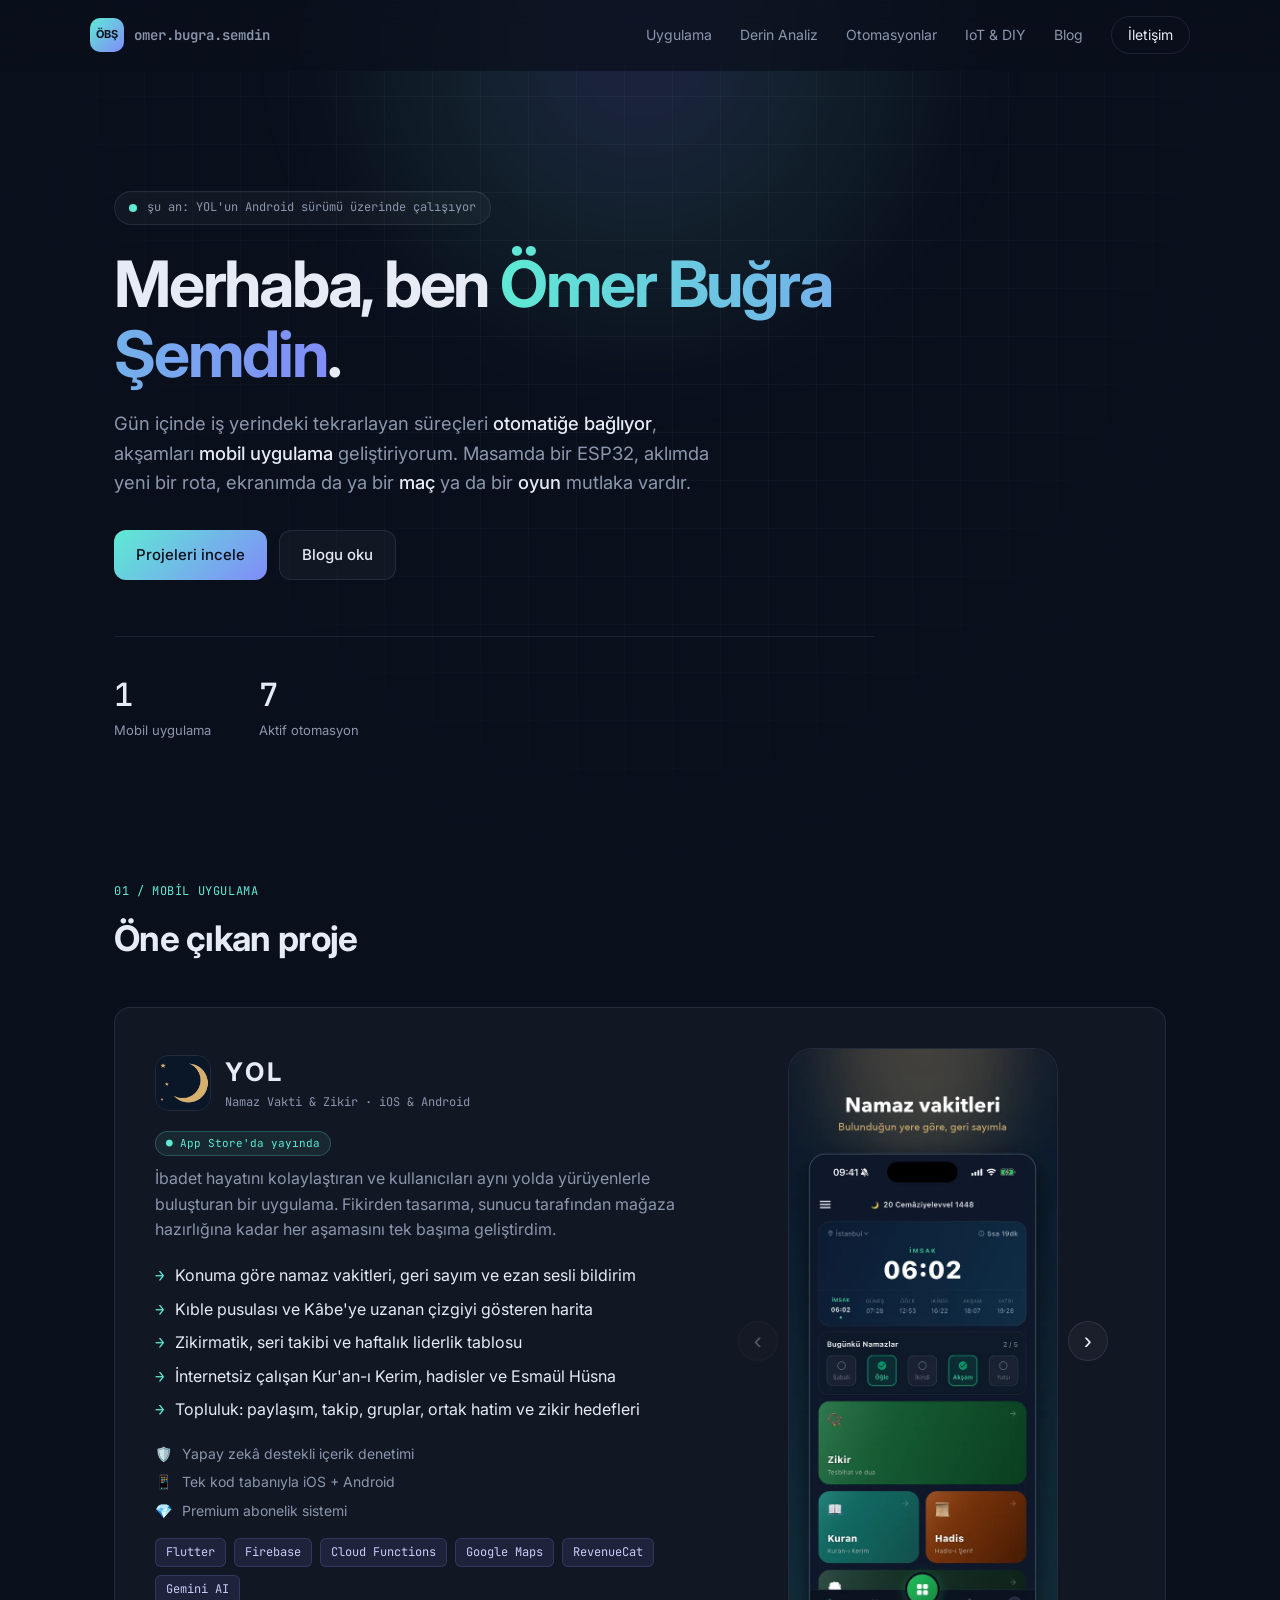
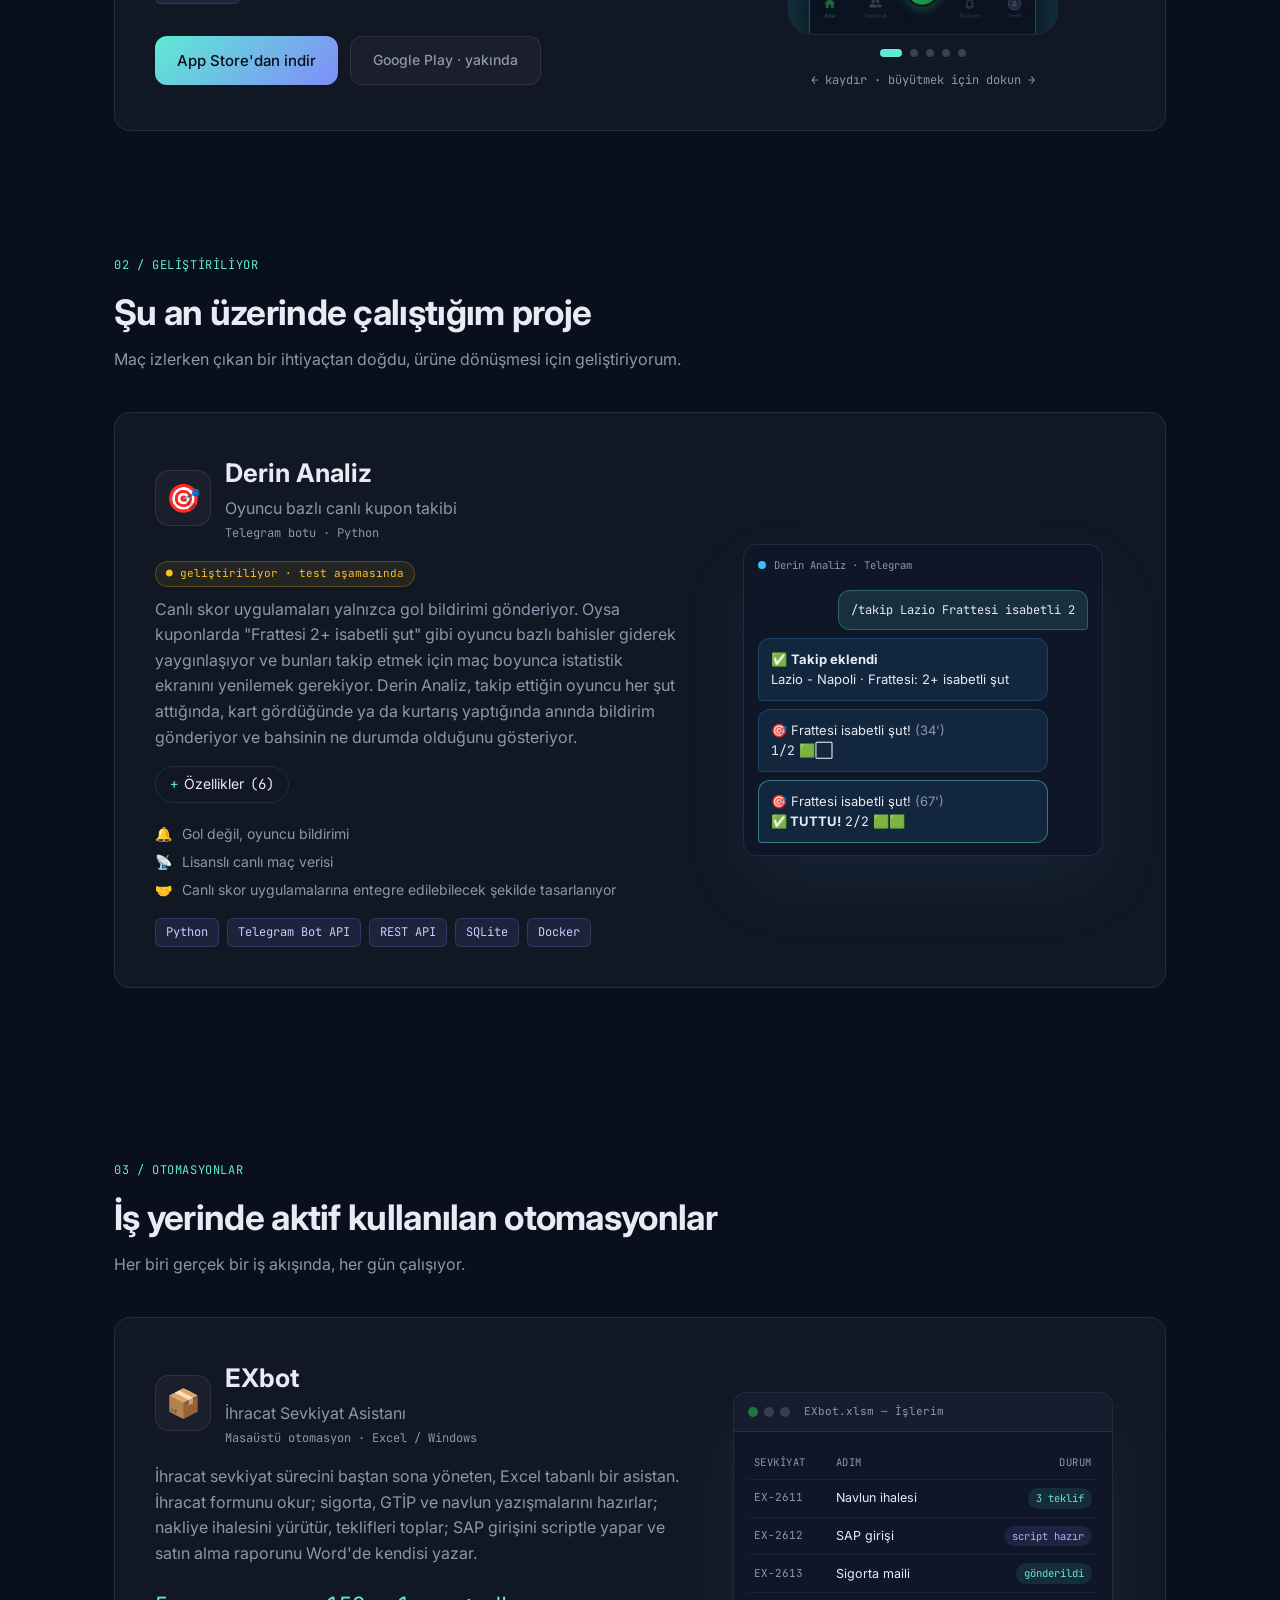
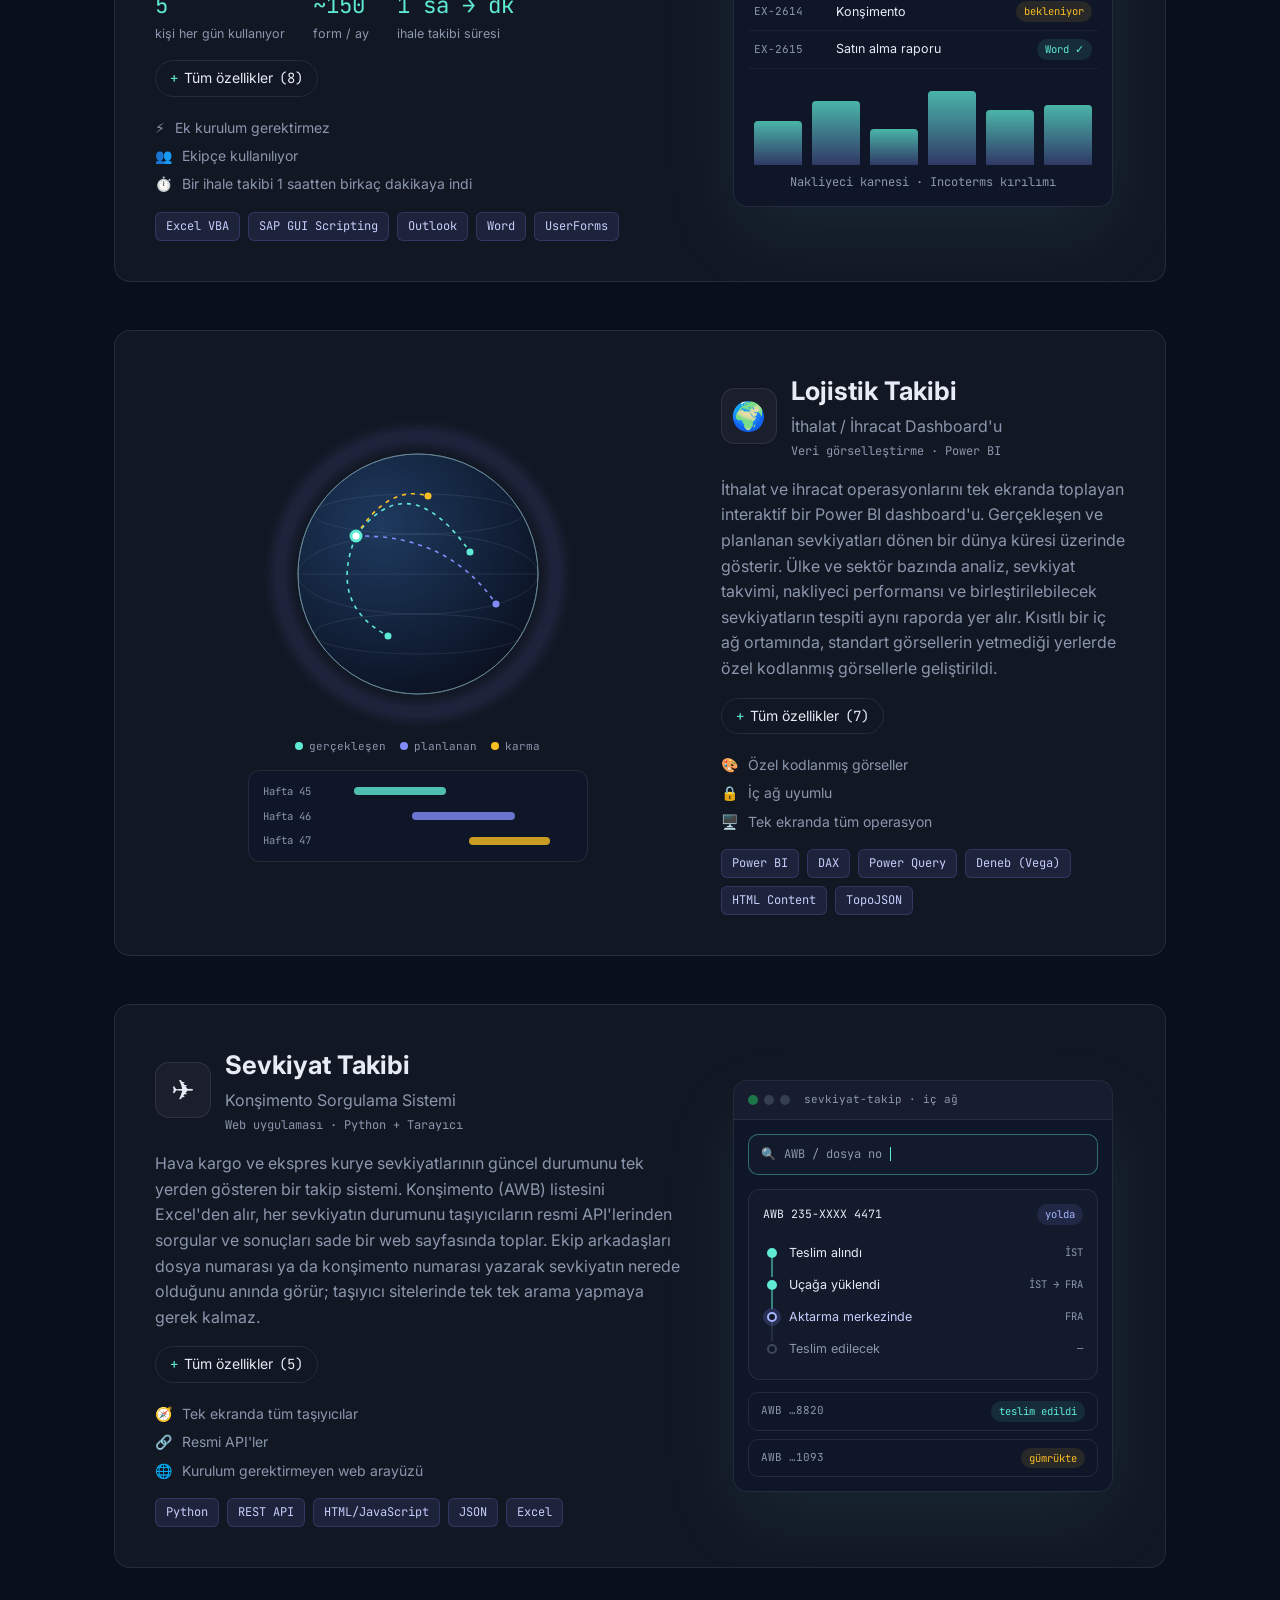
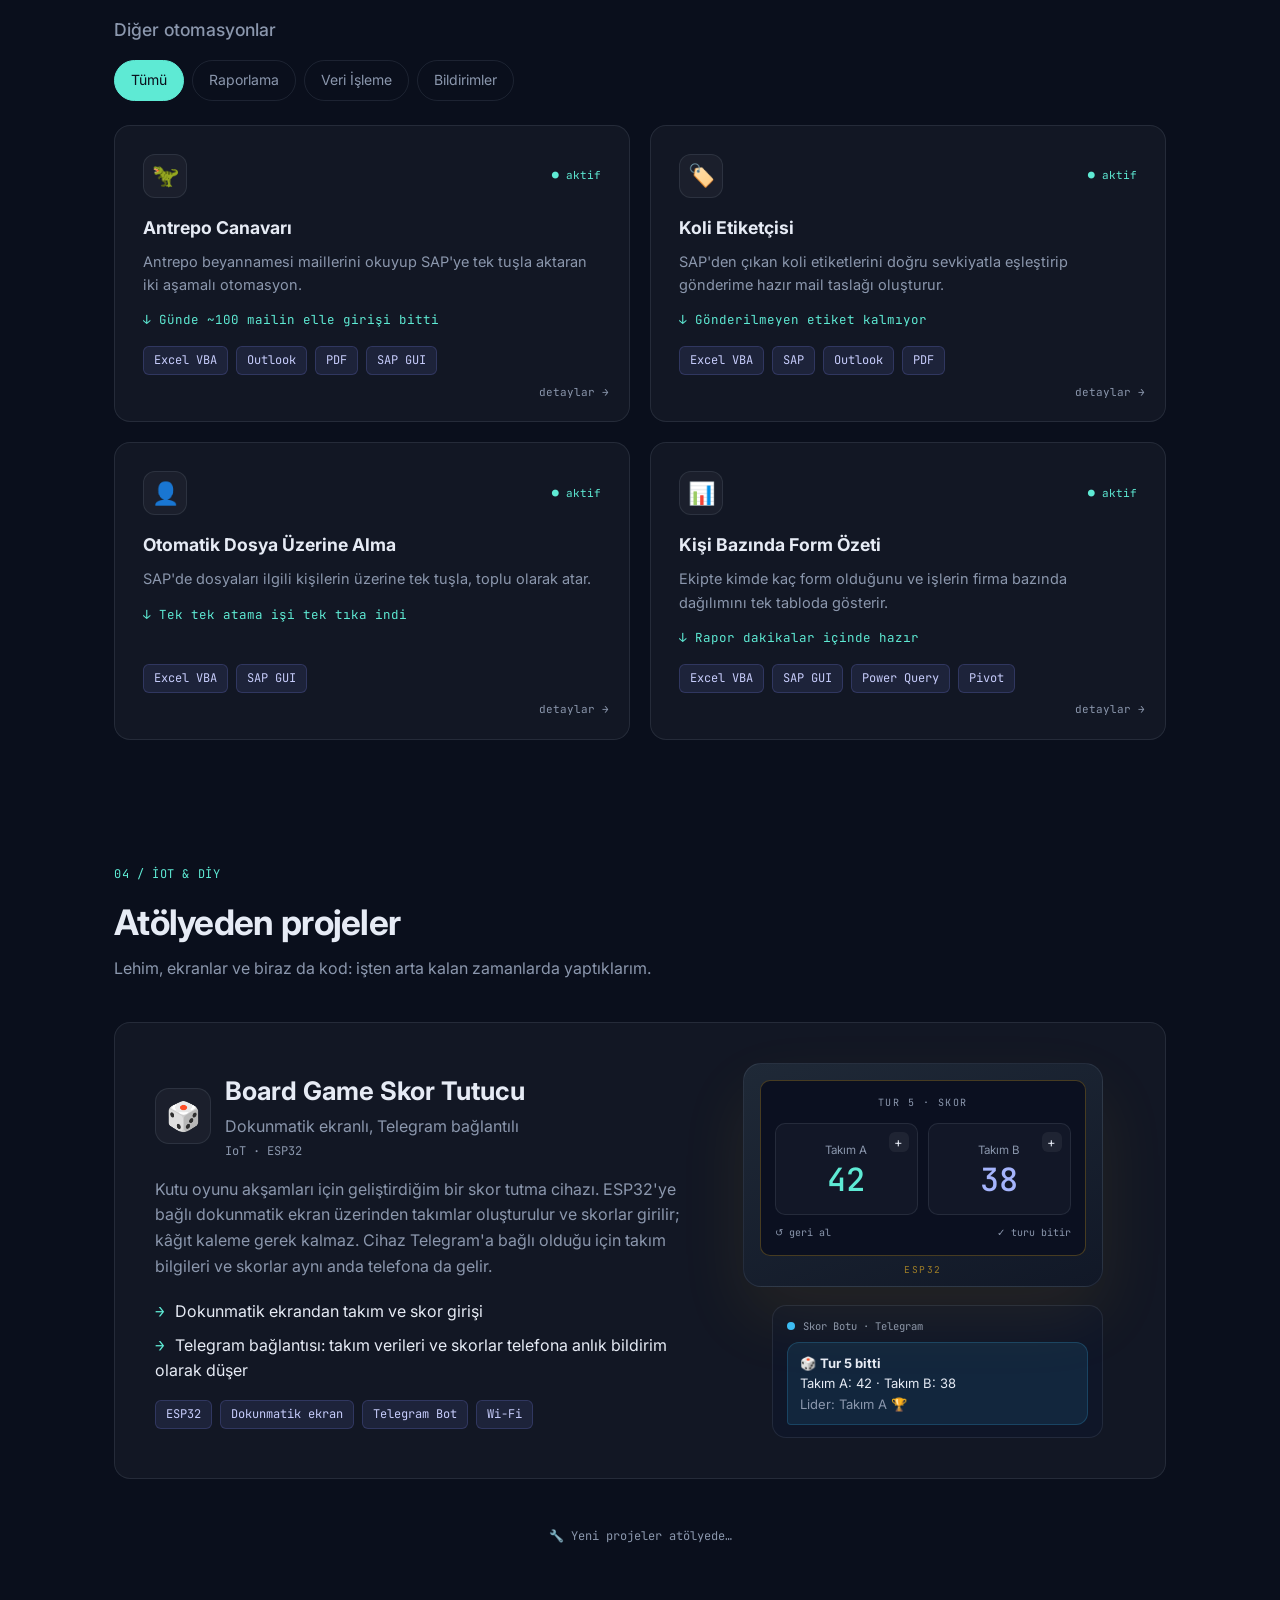
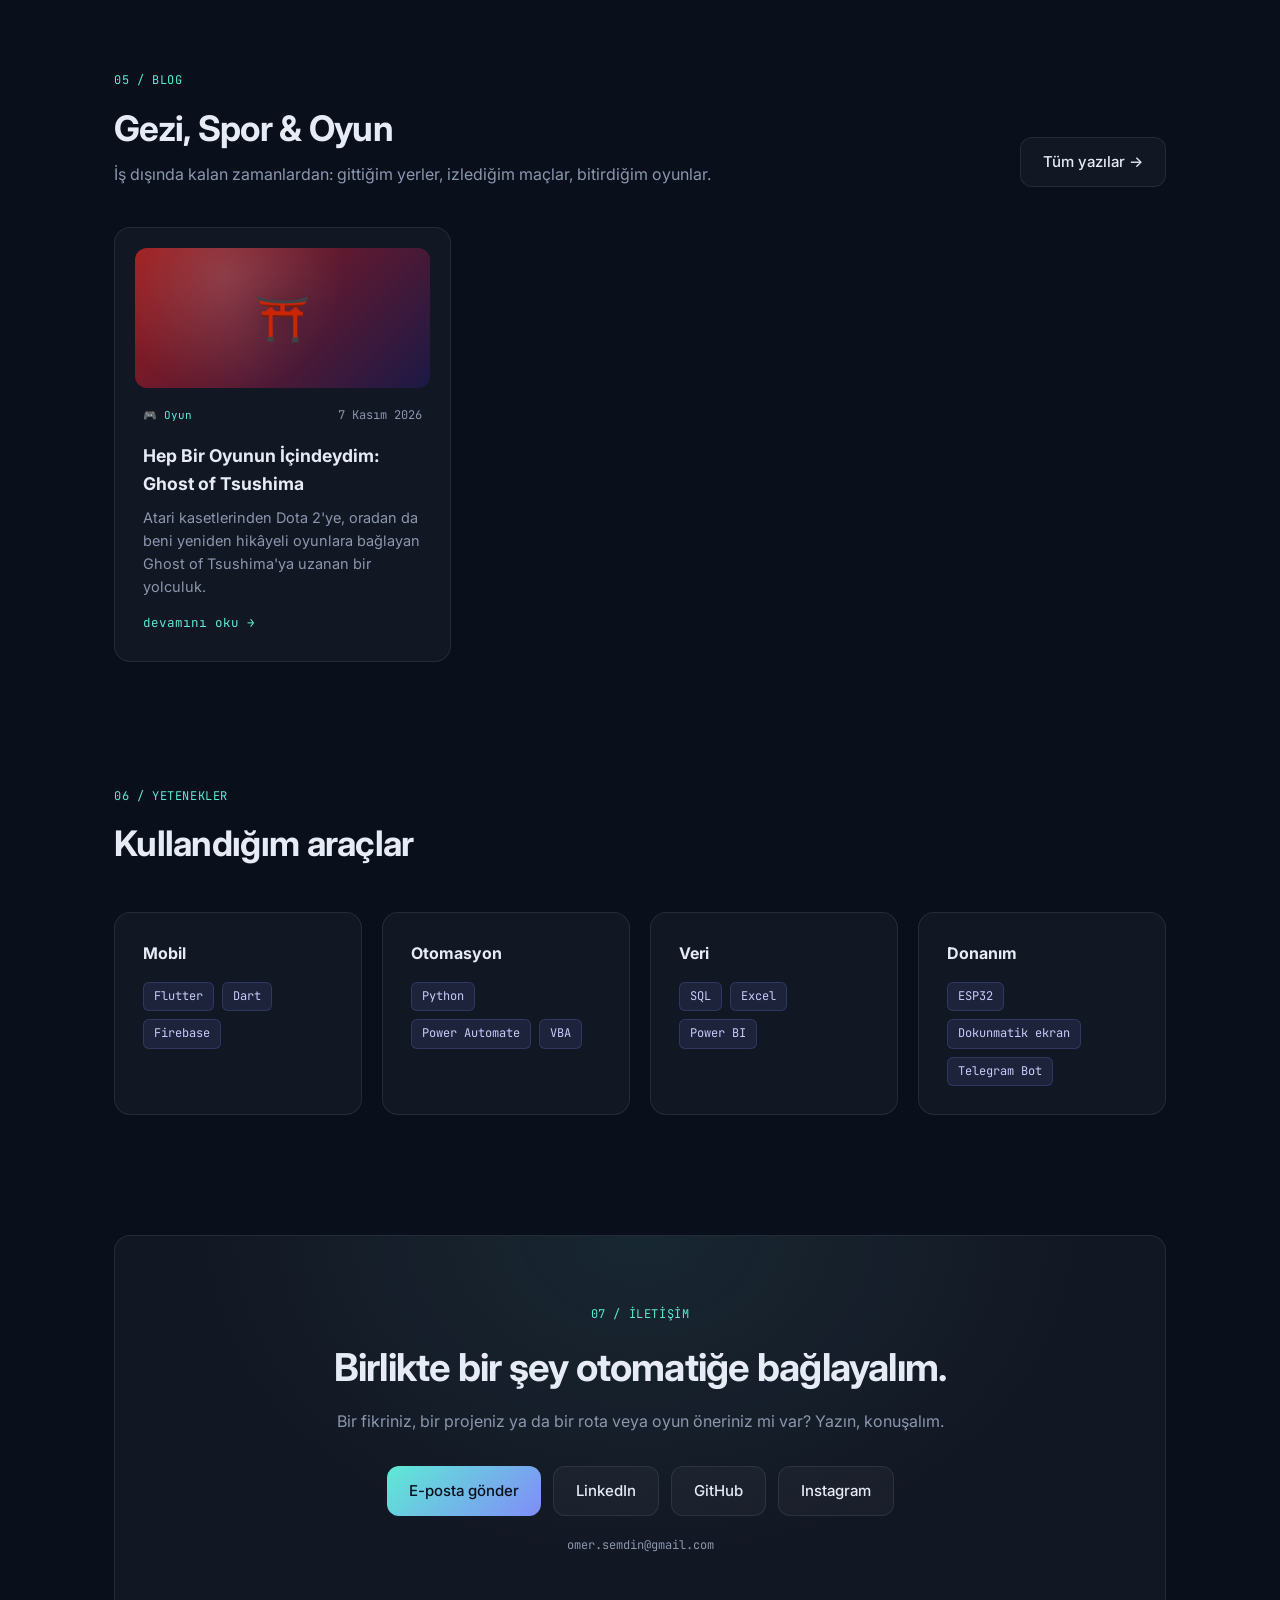
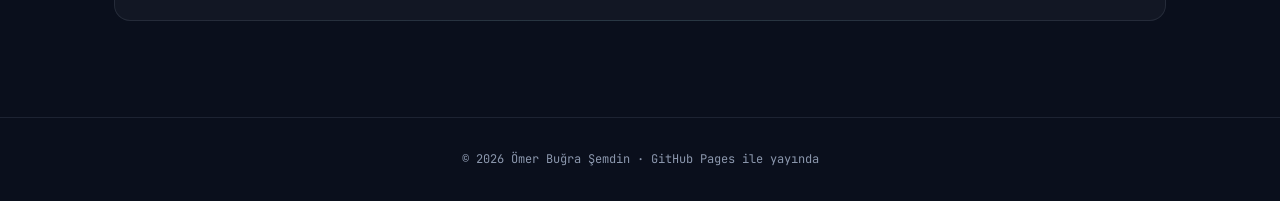
<file: index.html>
<!DOCTYPE html>
<html lang="tr">
<head>
  <meta charset="UTF-8" />
  <meta name="viewport" content="width=device-width, initial-scale=1.0" />
  <title>Ömer Buğra Şemdin — Portfolyo</title>
  <meta name="description" content="Ömer Buğra Şemdin — mobil uygulama, iş süreci otomasyonları, IoT & DIY projeleri; gezi, spor ve oyun blogu." />
  <meta name="theme-color" content="#0a0f1c" />
  <link rel="icon" href="assets/favicon.svg" type="image/svg+xml" />
  <link rel="preconnect" href="https://fonts.googleapis.com" />
  <link rel="preconnect" href="https://fonts.gstatic.com" crossorigin />
  <link href="https://fonts.googleapis.com/css2?family=Inter:wght@400;500;600;700&family=JetBrains+Mono:wght@400;500&display=swap" rel="stylesheet" />
  <link rel="stylesheet" href="style.css?v=16" />
</head>
<body>
  <div class="bg-grid" aria-hidden="true"></div>
  <div class="bg-glow" aria-hidden="true"></div>

  <header class="nav">
    <a href="index.html" class="logo"><span class="logo-mark">ÖBŞ</span><span class="logo-text">omer.bugra.semdin</span></a>
    <nav>
      <a href="#app">Uygulama</a>
      <a href="#derin-analiz">Derin Analiz</a>
      <a href="#automations">Otomasyonlar</a>
      <a href="#iot">IoT & DIY</a>
      <a href="blog.html">Blog</a>
      <a href="#contact" class="nav-cta">İletişim</a>
    </nav>
  </header>

  <main id="top">
    <!-- GİRİŞ -->
    <section class="hero">
      <p class="eyebrow mono"><span class="pulse"></span> şu an: YOL'un Android sürümü üzerinde çalışıyor</p>
      <h1>Merhaba, ben <span class="grad">Ömer Buğra Şemdin</span>.</h1>
      <p class="lead">
        Gün içinde iş yerindeki tekrarlayan süreçleri <strong>otomatiğe bağlıyor</strong>, akşamları
        <strong>mobil uygulama</strong> geliştiriyorum. Masamda bir ESP32, aklımda yeni bir rota, ekranımda da
        ya bir <strong>maç</strong> ya da bir <strong>oyun</strong> mutlaka vardır.
      </p>
      <div class="hero-actions">
        <a href="#automations" class="btn btn-primary">Projeleri incele</a>
        <a href="blog.html" class="btn btn-ghost">Blogu oku</a>
      </div>
      <dl class="stats">
        <div><dt class="mono" data-count="1">0</dt><dd>Mobil uygulama</dd></div>
        <div><dt class="mono" data-count="7">0</dt><dd>Aktif otomasyon</dd></div>
      </dl>
    </section>

    <!-- MOBİL UYGULAMA -->
    <section id="app" class="section">
      <div class="section-head">
        <span class="mono tag">01 / mobil uygulama</span>
        <h2>Öne çıkan proje</h2>
      </div>
      <article class="feature card">
        <div class="feature-text">
          <div class="app-title">
            <img src="assets/yol/ikon.webp" alt="YOL uygulama ikonu" class="app-icon" width="56" height="56" />
            <div>
              <h3>YOL</h3>
              <p class="mono small app-sub">Namaz Vakti &amp; Zikir · iOS &amp; Android</p>
            </div>
          </div>
          <p>
            <span class="live-badge mono">● App Store'da yayında</span><br />İbadet hayatını kolaylaştıran ve kullanıcıları aynı yolda yürüyenlerle buluşturan bir uygulama.
            Fikirden tasarıma, sunucu tarafından mağaza hazırlığına kadar her aşamasını tek başıma geliştirdim.
          </p>
          <ul class="checks">
            <li>Konuma göre namaz vakitleri, geri sayım ve ezan sesli bildirim</li>
            <li>Kıble pusulası ve Kâbe'ye uzanan çizgiyi gösteren harita</li>
            <li>Zikirmatik, seri takibi ve haftalık liderlik tablosu</li>
            <li>İnternetsiz çalışan Kur'an-ı Kerim, hadisler ve Esmaül Hüsna</li>
            <li>Topluluk: paylaşım, takip, gruplar, ortak hatim ve zikir hedefleri</li>
          </ul>
          <div class="app-notes">
            <div><span class="mono">🛡️</span> Yapay zekâ destekli içerik denetimi</div>
            <div><span class="mono">📱</span> Tek kod tabanıyla iOS + Android</div>
            <div><span class="mono">💎</span> Premium abonelik sistemi</div>
          </div>
          <div class="chips">
            <span>Flutter</span><span>Firebase</span><span>Cloud Functions</span><span>Google Maps</span><span>RevenueCat</span><span>Gemini AI</span>
          </div>
          <div class="hero-actions">
            <a href="https://apps.apple.com/tr/app/id6829252541" class="btn btn-primary" target="_blank" rel="noopener">App Store'dan indir</a>
            <span class="btn btn-ghost soon">Google Play · yakında</span>
          </div>
        </div>
        <div class="gallery" aria-label="YOL uygulama ekran görüntüleri">
          <div class="gallery-main">
            <button class="gal-arrow prev" aria-label="Önceki">‹</button>
            <div class="gallery-track" tabindex="0">
            <img src="assets/yol/1_namaz_vakitleri.webp" alt="Namaz vakitleri ekranı" loading="lazy" />
            <img src="assets/yol/2_kible.webp" alt="Kıble ekranı" loading="lazy" />
            <img src="assets/yol/3_zikirmatik.webp" alt="Zikirmatik ekranı" loading="lazy" />
            <img src="assets/yol/4_topluluk.webp" alt="Topluluk ekranı" loading="lazy" />
            <img src="assets/yol/5_premium.webp" alt="Premium ekranı" loading="lazy" />
            </div>
            <button class="gal-arrow next" aria-label="Sonraki">›</button>
          </div>
          <div class="gallery-dots">
            <button aria-label="Namaz vakitleri"></button>
            <button aria-label="Kıble"></button>
            <button aria-label="Zikirmatik"></button>
            <button aria-label="Topluluk"></button>
            <button aria-label="Premium"></button>
          </div>
          <p class="mono muted small gal-hint">← kaydır · büyütmek için dokun →</p>
        </div>
      </article>
    </section>

    <!-- GELİŞTİRİLİYOR -->
    <section id="derin-analiz" class="section">
      <div class="section-head">
        <span class="mono tag">02 / geliştiriliyor</span>
        <h2>Şu an üzerinde çalıştığım proje</h2>
        <p class="muted">Maç izlerken çıkan bir ihtiyaçtan doğdu, ürüne dönüşmesi için geliştiriyorum.</p>
      </div>

      <article class="card feature exbot">
        <div class="feature-text">
          <div class="app-title">
            <span class="app-icon emoji-icon">🎯</span>
            <div>
              <h3>Derin Analiz</h3>
              <p class="exbot-sub">Oyuncu bazlı canlı kupon takibi</p>
              <p class="mono small app-sub">Telegram botu · Python</p>
            </div>
          </div>
          <p>
            <span class="live-badge dev-badge mono">● geliştiriliyor · test aşamasında</span><br />
            Canlı skor uygulamaları yalnızca gol bildirimi gönderiyor. Oysa kuponlarda "Frattesi 2+ isabetli şut"
            gibi oyuncu bazlı bahisler giderek yaygınlaşıyor ve bunları takip etmek için maç boyunca istatistik
            ekranını yenilemek gerekiyor. Derin Analiz, takip ettiğin oyuncu her şut attığında, kart gördüğünde ya
            da kurtarış yaptığında anında bildirim gönderiyor ve bahsinin ne durumda olduğunu gösteriyor.
          </p>

          <details class="more">
            <summary>Özellikler <span class="mono">(6)</span></summary>
            <ul class="checks">
              <li>Tek komutla takip: takım, oyuncu, istatistik ve hedef yazman yeterli</li>
              <li>12 istatistik: şut, isabetli şut, gol, asist, kurtarış, faul, sarı kart, ofsayt ve daha fazlası</li>
              <li>Her gelişmede ilerleme çubuklu bildirim, hedefe ulaşınca "tuttu" mesajı</li>
              <li>Veri sağlayıcı istatistiği sonradan düzeltirse ayrıca haber veriyor</li>
              <li>Oyuncu adında yazım hatalarını ve Türkçe karakterleri tolere eden eşleştirme</li>
              <li>Aynı maçı takip eden herkes için tek veri isteği: binlerce kullanıcıya ölçeklenebilir</li>
            </ul>
          </details>

          <div class="app-notes">
            <div><span>🔔</span> Gol değil, oyuncu bildirimi</div>
            <div><span>📡</span> Lisanslı canlı maç verisi</div>
            <div><span>🤝</span> Canlı skor uygulamalarına entegre edilebilecek şekilde tasarlanıyor</div>
          </div>
          <div class="chips">
            <span>Python</span><span>Telegram Bot API</span><span>REST API</span><span>SQLite</span><span>Docker</span>
          </div>
        </div>

        <div class="chat-wrap" aria-hidden="true">
          <div class="tg chat">
            <div class="tg-head mono"><span class="tg-dot"></span>Derin Analiz · Telegram</div>
            <div class="tg-msg me mono">/takip Lazio Frattesi isabetli 2</div>
            <div class="tg-msg">✅ <b>Takip eklendi</b><br />Lazio - Napoli · Frattesi: 2+ isabetli şut</div>
            <div class="tg-msg">🎯 Frattesi isabetli şut! <span class="muted">(34')</span><br /><span class="mono">1/2</span> 🟩⬜</div>
            <div class="tg-msg hit">🎯 Frattesi isabetli şut! <span class="muted">(67')</span><br /><b>✅ TUTTU!</b> <span class="mono">2/2</span> 🟩🟩</div>
          </div>
        </div>
      </article>
    </section>

    <!-- OTOMASYONLAR -->
    <section id="automations" class="section">
      <div class="section-head">
        <span class="mono tag">03 / otomasyonlar</span>
        <h2>İş yerinde aktif kullanılan otomasyonlar</h2>
        <p class="muted">Her biri gerçek bir iş akışında, her gün çalışıyor.</p>
      </div>

      <article class="card feature exbot">
        <div class="feature-text">
          <div class="app-title">
            <span class="app-icon emoji-icon">📦</span>
            <div>
              <h3>EXbot</h3>
              <p class="exbot-sub">İhracat Sevkiyat Asistanı</p>
              <p class="mono small app-sub">Masaüstü otomasyon · Excel / Windows</p>
            </div>
          </div>
          <p>
            İhracat sevkiyat sürecini baştan sona yöneten, Excel tabanlı bir asistan. İhracat formunu okur;
            sigorta, GTİP ve navlun yazışmalarını hazırlar; nakliye ihalesini yürütür, teklifleri toplar;
            SAP girişini scriptle yapar ve satın alma raporunu Word'de kendisi yazar.
          </p>

          <dl class="mini-stats">
            <div><dt class="mono">5</dt><dd>kişi her gün kullanıyor</dd></div>
            <div><dt class="mono">~150</dt><dd>form / ay</dd></div>
            <div><dt class="mono">1 sa → dk</dt><dd>ihale takibi süresi</dd></div>
          </dl>

          <details class="more">
            <summary>Tüm özellikler <span class="mono">(8)</span></summary>
            <ul class="checks">
              <li>PDF ihracat formunu okuyup alanları kendiliğinden doldurma (çoklu form desteği)</li>
              <li>Nakliye ihalesi yönetimi: teklif maillerini Outlook'tan toplama, otomatik yanıtları ayıklama, arşivleme</li>
              <li>SAP GUI script üretimi (çoklu döviz desteğiyle)</li>
              <li>Satın alma raporunu Word'de oluşturma (standart ve fuar sevki raporu)</li>
              <li>Tescil, konşimento ve teşvik evrakı takibi</li>
              <li>Nakliyeci karnesi ve performans analizi (ülke, sevk tipi ve Incoterms kırılımlarıyla)</li>
              <li>"İşlerim" sayfası: kişinin eksik işlerini tek ekranda gösterir</li>
              <li>Ekip verisi paylaşımı, aylık özet raporu, tek tıkla / otomatik güncelleme ve hata bildirimi</li>
            </ul>
          </details>

          <div class="app-notes">
            <div><span>⚡</span> Ek kurulum gerektirmez</div>
            <div><span>👥</span> Ekipçe kullanılıyor</div>
            <div><span>⏱️</span> Bir ihale takibi 1 saatten birkaç dakikaya indi</div>
          </div>
          <div class="chips">
            <span>Excel VBA</span><span>SAP GUI Scripting</span><span>Outlook</span><span>Word</span><span>UserForms</span>
          </div>
        </div>

        <div class="win" aria-hidden="true">
          <div class="win-bar"><i></i><i></i><i></i><span class="mono">EXbot.xlsm — İşlerim</span></div>
          <div class="win-body">
            <div class="win-row head mono"><span>Sevkiyat</span><span>Adım</span><span>Durum</span></div>
            <div class="win-row"><span class="mono">EX-2611</span><span>Navlun ihalesi</span><span class="pill ok">3 teklif</span></div>
            <div class="win-row"><span class="mono">EX-2612</span><span>SAP girişi</span><span class="pill run">script hazır</span></div>
            <div class="win-row"><span class="mono">EX-2613</span><span>Sigorta maili</span><span class="pill ok">gönderildi</span></div>
            <div class="win-row"><span class="mono">EX-2614</span><span>Konşimento</span><span class="pill warn">bekleniyor</span></div>
            <div class="win-row"><span class="mono">EX-2615</span><span>Satın alma raporu</span><span class="pill ok">Word ✓</span></div>
            <div class="win-chart">
              <span style="--h:55%"></span><span style="--h:80%"></span><span style="--h:45%"></span>
              <span style="--h:92%"></span><span style="--h:68%"></span><span style="--h:75%"></span>
            </div>
            <p class="mono small muted win-cap">Nakliyeci karnesi · Incoterms kırılımı</p>
          </div>
        </div>
      </article>

      <article class="card feature exbot flip">
        <div class="feature-text">
          <div class="app-title">
            <span class="app-icon emoji-icon">🌍</span>
            <div>
              <h3>Lojistik Takibi</h3>
              <p class="exbot-sub">İthalat / İhracat Dashboard'u</p>
              <p class="mono small app-sub">Veri görselleştirme · Power BI</p>
            </div>
          </div>
          <p>
            İthalat ve ihracat operasyonlarını tek ekranda toplayan interaktif bir Power BI dashboard'u.
            Gerçekleşen ve planlanan sevkiyatları dönen bir dünya küresi üzerinde gösterir. Ülke ve sektör
            bazında analiz, sevkiyat takvimi, nakliyeci performansı ve birleştirilebilecek sevkiyatların
            tespiti aynı raporda yer alır. Kısıtlı bir iç ağ ortamında, standart görsellerin yetmediği
            yerlerde özel kodlanmış görsellerle geliştirildi.
          </p>

          <details class="more">
            <summary>Tüm özellikler <span class="mono">(7)</span></summary>
            <ul class="checks">
              <li>İnteraktif 3D dünya küresi: ülke üzerine gelince detay paneli açılır</li>
              <li>Gerçekleşen / planlanan / karma sevkiyat durumu haritası</li>
              <li>Ülkelere göre mevzuat ve uyum durumu haritası</li>
              <li>Gantt şeklinde sevkiyat takvimi: öne çekilen ve tescil alan sevkiyatlar ayrıca işaretlenir</li>
              <li>Sevkiyat konsolidasyon analizi: aynı alıcıya ya da ülkeye giden ve birleştirilebilecek sevkiyatları bulur</li>
              <li>Nakliyeci performans analizi ve spot fiyat karşılaştırma tabloları</li>
              <li>Ülke analizi tabloları (alıcı, sektör ve ay kırılımında)</li>
            </ul>
          </details>

          <div class="app-notes">
            <div><span>🎨</span> Özel kodlanmış görseller</div>
            <div><span>🔒</span> İç ağ uyumlu</div>
            <div><span>🖥️</span> Tek ekranda tüm operasyon</div>
          </div>
          <div class="chips">
            <span>Power BI</span><span>DAX</span><span>Power Query</span><span>Deneb (Vega)</span><span>HTML Content</span><span>TopoJSON</span>
          </div>
        </div>

        <div class="globe-wrap" aria-hidden="true">
          <svg class="globe" viewBox="-150 -150 300 300">
            <defs>
              <radialGradient id="gl" cx="35%" cy="30%" r="75%">
                <stop offset="0" stop-color="#1e3a5f" />
                <stop offset="1" stop-color="#0b1222" />
              </radialGradient>
            </defs>
            <circle r="138" class="halo" />
            <circle r="120" fill="url(#gl)" stroke="rgba(94,234,212,.35)" />
            <g class="grid-lines">
              <ellipse rx="120" ry="40" /><ellipse rx="104" ry="20" cy="-60" /><ellipse rx="104" ry="20" cy="60" />
              <line x1="-120" x2="120" />
                <ellipse class="lon" cx="0" cy="0" rx="120" ry="120" style="--d:0.0s" />
                <ellipse class="lon" cx="0" cy="0" rx="120" ry="120" style="--d:-1.5s" />
                <ellipse class="lon" cx="0" cy="0" rx="120" ry="120" style="--d:-3.0s" />
                <ellipse class="lon" cx="0" cy="0" rx="120" ry="120" style="--d:-4.5s" />
                <ellipse class="lon" cx="0" cy="0" rx="120" ry="120" style="--d:-6.0s" />
                <ellipse class="lon" cx="0" cy="0" rx="120" ry="120" style="--d:-7.5s" />
            </g>
            <path class="arc a1" d="M-62,-38 Q-10,-110 52,-22" />
            <path class="arc a2" d="M-62,-38 Q-90,30 -30,62" />
            <path class="arc a3 plan" d="M-62,-38 Q30,-40 78,30" />
            <path class="arc a4 mix" d="M-62,-38 Q-30,-90 10,-78" />
            <circle class="pt home" cx="-62" cy="-38" r="5" />
            <circle class="pt" cx="52" cy="-22" r="3.5" />
            <circle class="pt" cx="-30" cy="62" r="3.5" />
            <circle class="pt plan" cx="78" cy="30" r="3.5" />
            <circle class="pt mix" cx="10" cy="-78" r="3.5" />
          </svg>
          <div class="legend mono">
            <span><i class="lg-done"></i>gerçekleşen</span>
            <span><i class="lg-plan"></i>planlanan</span>
            <span><i class="lg-mix"></i>karma</span>
          </div>
          <div class="gantt">
            <div><span class="mono">Hafta 45</span><b style="--l:5%;--w:40%"></b></div>
            <div><span class="mono">Hafta 46</span><b class="plan" style="--l:30%;--w:45%"></b></div>
            <div><span class="mono">Hafta 47</span><b class="mix" style="--l:55%;--w:35%"></b></div>
          </div>
        </div>
      </article>

      <article class="card feature exbot">
        <div class="feature-text">
          <div class="app-title">
            <span class="app-icon emoji-icon">✈️</span>
            <div>
              <h3>Sevkiyat Takibi</h3>
              <p class="exbot-sub">Konşimento Sorgulama Sistemi</p>
              <p class="mono small app-sub">Web uygulaması · Python + Tarayıcı</p>
            </div>
          </div>
          <p>
            Hava kargo ve ekspres kurye sevkiyatlarının güncel durumunu tek yerden gösteren bir takip sistemi.
            Konşimento (AWB) listesini Excel'den alır, her sevkiyatın durumunu taşıyıcıların resmi API'lerinden
            sorgular ve sonuçları sade bir web sayfasında toplar. Ekip arkadaşları dosya numarası ya da konşimento
            numarası yazarak sevkiyatın nerede olduğunu anında görür; taşıyıcı sitelerinde tek tek arama yapmaya
            gerek kalmaz.
          </p>

          <details class="more">
            <summary>Tüm özellikler <span class="mono">(5)</span></summary>
            <ul class="checks">
              <li>Excel'deki konşimento listesinden toplu sorgu</li>
              <li>Taşıyıcıların resmi API'lerine bağlantı</li>
              <li>Dosya no ya da konşimento no ile anlık arama, sonuçlar kart görünümünde</li>
              <li>Sonuçların Excel'e ve JSON'a aktarılması (Power BI'a bağlanabilir)</li>
              <li>İç ağ sunucusunda çalışan hafif bir web arayüzü</li>
            </ul>
          </details>

          <div class="app-notes">
            <div><span>🧭</span> Tek ekranda tüm taşıyıcılar</div>
            <div><span>🔗</span> Resmi API'ler</div>
            <div><span>🌐</span> Kurulum gerektirmeyen web arayüzü</div>
          </div>
          <div class="chips">
            <span>Python</span><span>REST API</span><span>HTML/JavaScript</span><span>JSON</span><span>Excel</span>
          </div>
        </div>

        <div class="win track" aria-hidden="true">
          <div class="win-bar"><i></i><i></i><i></i><span class="mono">sevkiyat-takip · iç ağ</span></div>
          <div class="win-body">
            <div class="search mono"><span>🔍</span>AWB / dosya no<b class="caret"></b></div>
            <div class="trk-card">
              <div class="trk-head">
                <span class="mono">AWB 235-XXXX 4471</span>
                <span class="pill run">yolda</span>
              </div>
              <ol class="trk-steps">
                <li class="done"><b></b><span>Teslim alındı</span><em class="mono">İST</em></li>
                <li class="done"><b></b><span>Uçağa yüklendi</span><em class="mono">İST → FRA</em></li>
                <li class="now"><b></b><span>Aktarma merkezinde</span><em class="mono">FRA</em></li>
                <li><b></b><span>Teslim edilecek</span><em class="mono">—</em></li>
              </ol>
            </div>
            <div class="trk-mini">
              <div><span class="mono">AWB …8820</span><span class="pill ok">teslim edildi</span></div>
              <div><span class="mono">AWB …1093</span><span class="pill warn">gümrükte</span></div>
            </div>
          </div>
        </div>
      </article>

      <h3 class="sub-head">Diğer otomasyonlar</h3>

      <div class="filters" data-target="#auto-grid">
        <button class="filter active" data-filter="all">Tümü</button>
        <button class="filter" data-filter="rapor">Raporlama</button>
        <button class="filter" data-filter="veri">Veri İşleme</button>
        <button class="filter" data-filter="bildirim">Bildirimler</button>
      </div>

      <div class="grid" id="auto-grid">
        <!--
          YENİ KART EKLEMEK İÇİN: aşağıdaki <article> bloğunu kopyalayın.
          data-cat: rapor | veri | bildirim  (filtre butonlarıyla eşleşir)
          .auto-detail içindeki kısım yalnızca karta tıklanınca açılan pencerede görünür.
        -->
        <article class="card auto clickable" data-cat="veri" tabindex="0" role="button" aria-haspopup="dialog">
          <div class="auto-top"><span class="icon">🦖</span><span class="status mono">● aktif</span></div>
          <h3>Antrepo Canavarı</h3>
          <p>Antrepo beyannamesi maillerini okuyup SAP'ye tek tuşla aktaran iki aşamalı otomasyon.</p>
          <p class="impact mono">↓ Günde ~100 mailin elle girişi bitti</p>
          <div class="chips"><span>Excel VBA</span><span>Outlook</span><span>PDF</span><span>SAP GUI</span></div>
          <span class="open-hint mono">detaylar →</span>
          <div class="auto-detail" hidden>
            <p class="mono small app-sub">Veri İşleme · Aktif · Ekip ortak kullanıyor</p>
            <p>
              Antrepo beyannamesi bildirim maillerini işleyip SAP'ye aktaran iki aşamalı bir otomasyon.
            </p>
            <h4>1. aşama — Outlook</h4>
            <p>
              Seçilen tarih aralığındaki ilgili mailleri bütün klasörlerde tarar. Ekteki PDF'ten referans numarasını,
              beyanname numarasını ve tescil tarihini okur, sonra hepsini temiz bir listeye yazar. Aynı beyanname
              için gelen mükerrer mailleri tek satırda birleştirir.
            </p>
            <h4>2. aşama — SAP</h4>
            <p>
              Bu liste, SAP'nin bulunduğu kapalı ağdaki bilgisayarda tek tuşla SAP'ye girilir.
            </p>
            <h4>Kazanım</h4>
            <p>Günde 100'e yakın maili tek tek açıp SAP'ye elle girme işi ortadan kalktı.</p>
          </div>
        </article>
        <article class="card auto clickable" data-cat="bildirim" tabindex="0" role="button" aria-haspopup="dialog">
          <div class="auto-top"><span class="icon">🏷️</span><span class="status mono">● aktif</span></div>
          <h3>Koli Etiketçisi</h3>
          <p>SAP'den çıkan koli etiketlerini doğru sevkiyatla eşleştirip gönderime hazır mail taslağı oluşturur.</p>
          <p class="impact mono">↓ Gönderilmeyen etiket kalmıyor</p>
          <div class="chips"><span>Excel VBA</span><span>SAP</span><span>Outlook</span><span>PDF</span></div>
          <span class="open-hint mono">detaylar →</span>
          <div class="auto-detail" hidden>
            <p class="mono small app-sub">Bildirimler · Aktif</p>
            <p>
              SAP'den PDF olarak çıkan koli etiketlerini ilgili birime ve depoya gönderilmeye hazır hale getiren bir otomasyon.
            </p>
            <h4>Nasıl çalışıyor?</h4>
            <p>
              Etiket dosyalarını bulur, doğru sevkiyatla eşleştirir; ekleri ve alıcıları hazır bir mail taslağı oluşturur.
            </p>
            <h4>Kontrol kullanıcıda</h4>
            <p>
              Mail kendiliğinden gitmez: kullanıcı taslağı kontrol eder ve tek tıkla gönderir. Böylece hız kazanılırken
              kontrol de elden bırakılmaz.
            </p>
            <h4>Kazanım</h4>
            <p>Etiketleri tek tek bulup maile ekleme işi bitti, gönderilmeyen etiket kalmıyor.</p>
          </div>
        </article>
        <article class="card auto clickable" data-cat="veri" tabindex="0" role="button" aria-haspopup="dialog">
          <div class="auto-top"><span class="icon">👤</span><span class="status mono">● aktif</span></div>
          <h3>Otomatik Dosya Üzerine Alma</h3>
          <p>SAP'de dosyaları ilgili kişilerin üzerine tek tuşla, toplu olarak atar.</p>
          <p class="impact mono">↓ Tek tek atama işi tek tıka indi</p>
          <div class="chips"><span>Excel VBA</span><span>SAP GUI</span></div>
          <span class="open-hint mono">detaylar →</span>
          <div class="auto-detail" hidden>
            <p class="mono small app-sub">Veri İşleme · Aktif</p>
            <p>SAP'de dosyaları ilgili kişinin üzerine tek tek alma işini toplu yapan bir otomasyon.</p>
            <h4>Nasıl çalışıyor?</h4>
            <p>
              Excel'e form numaraları ve her biri için sorumlu kişi yazılır, tek tuşla hepsi sırayla SAP'ye işlenir.
              Onay pencerelerini kendisi geçer.
            </p>
            <h4>Hataya dayanıklı</h4>
            <p>
              Bir satırda hata olursa durmaz, diğerlerine devam eder. Her satırın sonucu yanında yeşil (başarılı) ya da
              kırmızı (SAP'nin hata mesajı) olarak görünür; böylece neyin işlenmediği hemen anlaşılır.
            </p>
            <h4>Kazanım</h4>
            <p>Dosyaları tek tek açıp kişiye atama işi tek tıka indi.</p>
          </div>
        </article>
        <article class="card auto clickable" data-cat="rapor" tabindex="0" role="button" aria-haspopup="dialog">
          <div class="auto-top"><span class="icon">📊</span><span class="status mono">● aktif</span></div>
          <h3>Kişi Bazında Form Özeti</h3>
          <p>Ekipte kimde kaç form olduğunu ve işlerin firma bazında dağılımını tek tabloda gösterir.</p>
          <p class="impact mono">↓ Rapor dakikalar içinde hazır</p>
          <div class="chips"><span>Excel VBA</span><span>SAP GUI</span><span>Power Query</span><span>Pivot</span></div>
          <span class="open-hint mono">detaylar →</span>
          <div class="auto-detail" hidden>
            <p class="mono small app-sub">Raporlama · Aktif</p>
            <p>Ekibin iş yükünü tek tabloda gösteren bir raporlama otomasyonu.</p>
            <h4>Nasıl çalışıyor?</h4>
            <p>
              SAP'de ekipteki herkesin üzerindeki formları sırayla tarar ve kişi başına toplam form sayısını bulur.
              Ardından veriyi Power Query ile firma bazında ayırır ve pivot tabloyla özetler.
            </p>
            <h4>Ne sağlıyor?</h4>
            <p>
              Kimde kaç form var, hangi firmaya ait işler kimde yoğunlaşmış, tek bakışta görülür. İş dağıtımı ve
              takip için hazır bir tablo çıkar.
            </p>
            <h4>Kazanım</h4>
            <p>Herkesin formlarını SAP'de tek tek sayıp tabloya dökme işi bitti, rapor dakikalar içinde hazır.</p>
          </div>
        </article>
      </div>
    </section>

    <!-- IOT & DIY -->
    <section id="iot" class="section">
      <div class="section-head">
        <span class="mono tag">04 / iot & diy</span>
        <h2>Atölyeden projeler</h2>
        <p class="muted">Lehim, ekranlar ve biraz da kod: işten arta kalan zamanlarda yaptıklarım.</p>
      </div>

      <article class="card feature exbot iot-feature">
        <div class="feature-text">
          <div class="app-title">
            <span class="app-icon emoji-icon">🎲</span>
            <div>
              <h3>Board Game Skor Tutucu</h3>
              <p class="exbot-sub">Dokunmatik ekranlı, Telegram bağlantılı</p>
              <p class="mono small app-sub">IoT · ESP32</p>
            </div>
          </div>
          <p>
            Kutu oyunu akşamları için geliştirdiğim bir skor tutma cihazı. ESP32'ye bağlı dokunmatik ekran üzerinden
            takımlar oluşturulur ve skorlar girilir; kâğıt kaleme gerek kalmaz. Cihaz Telegram'a bağlı olduğu için
            takım bilgileri ve skorlar aynı anda telefona da gelir.
          </p>
          <ul class="checks">
            <li>Dokunmatik ekrandan takım ve skor girişi</li>
            <li>Telegram bağlantısı: takım verileri ve skorlar telefona anlık bildirim olarak düşer</li>
          </ul>
          <div class="chips">
            <span>ESP32</span><span>Dokunmatik ekran</span><span>Telegram Bot</span><span>Wi-Fi</span>
          </div>
        </div>

        <div class="device-wrap" aria-hidden="true">
          <div class="device">
            <div class="screen">
              <p class="mono scr-top">TUR 5 · SKOR</p>
              <div class="teams">
                <div class="team t1"><span>Takım A</span><b class="mono">42</b><i>+</i></div>
                <div class="team t2"><span>Takım B</span><b class="mono">38</b><i>+</i></div>
              </div>
              <div class="scr-bar mono"><span>↺ geri al</span><span>✓ turu bitir</span></div>
            </div>
            <span class="esp mono">ESP32</span>
          </div>
          <div class="tg">
            <div class="tg-head mono"><span class="tg-dot"></span>Skor Botu · Telegram</div>
            <div class="tg-msg">🎲 <b>Tur 5 bitti</b><br />Takım A: 42 · Takım B: 38<br /><span class="muted">Lider: Takım A 🏆</span></div>
          </div>
        </div>
      </article>
      <p class="mono muted small workshop-note">🔧 Yeni projeler atölyede…</p>
    </section>

    <!-- BLOG -->
    <section id="blog" class="section">
      <div class="section-head row">
        <div>
          <span class="mono tag">05 / blog</span>
          <h2>Gezi, Spor & Oyun</h2>
          <p class="muted">İş dışında kalan zamanlardan: gittiğim yerler, izlediğim maçlar, bitirdiğim oyunlar.</p>
        </div>
        <a href="blog.html" class="btn btn-ghost" id="all-posts-btn">Tüm yazılar →</a>
      </div>
      <div class="grid" id="latest-posts"></div>
    </section>

    <!-- YETENEKLER -->
    <section id="skills" class="section">
      <div class="section-head">
        <span class="mono tag">06 / yetenekler</span>
        <h2>Kullandığım araçlar</h2>
      </div>
      <div class="skills">
        <div class="card skill-group">
          <h3>Mobil</h3>
          <div class="chips"><span>Flutter</span><span>Dart</span><span>Firebase</span></div>
        </div>
        <div class="card skill-group">
          <h3>Otomasyon</h3>
          <div class="chips"><span>Python</span><span>Power Automate</span><span>VBA</span></div>
        </div>
        <div class="card skill-group">
          <h3>Veri</h3>
          <div class="chips"><span>SQL</span><span>Excel</span><span>Power BI</span></div>
        </div>
        <div class="card skill-group">
          <h3>Donanım</h3>
          <div class="chips"><span>ESP32</span><span>Dokunmatik ekran</span><span>Telegram Bot</span></div>
        </div>
      </div>
    </section>

    <!-- İLETİŞİM -->
    <section id="contact" class="section contact">
      <div class="card contact-card">
        <span class="mono tag">07 / iletişim</span>
        <h2>Birlikte bir şey otomatiğe bağlayalım.</h2>
        <p class="muted">Bir fikriniz, bir projeniz ya da bir rota veya oyun öneriniz mi var? Yazın, konuşalım.</p>
        <div class="hero-actions center">
          <a href="mailto:omer.semdin@gmail.com" class="btn btn-primary">E-posta gönder</a>
          <a href="https://www.linkedin.com/in/omerbugrasemdin" class="btn btn-ghost" target="_blank" rel="noopener">LinkedIn</a>
          <a href="https://github.com/omersemdin" class="btn btn-ghost" target="_blank" rel="noopener">GitHub</a>
          <a href="https://www.instagram.com/omer.semdin/" class="btn btn-ghost" target="_blank" rel="noopener">Instagram</a>
        </div>
        <p class="mono muted small">omer.semdin@gmail.com</p>
      </div>
    </section>
  </main>

  <div class="modal" id="modal" hidden role="dialog" aria-modal="true">
    <div class="modal-box card">
      <button class="lb-close" aria-label="Kapat">✕</button>
      <div class="modal-head"></div>
      <div class="modal-body"></div>
    </div>
  </div>

  <div class="lightbox" id="lightbox" hidden>
    <button class="lb-close" aria-label="Kapat">✕</button>
    <button class="gal-arrow lb-prev" aria-label="Önceki">‹</button>
    <img alt="" />
    <button class="gal-arrow lb-next" aria-label="Sonraki">›</button>
  </div>

  <footer class="footer mono">
    © <span id="year"></span> Ömer Buğra Şemdin · GitHub Pages ile yayında
  </footer>

  <script src="posts.js?v=15"></script>
  <script src="script.js?v=15"></script>
</body>
</html>
</file>
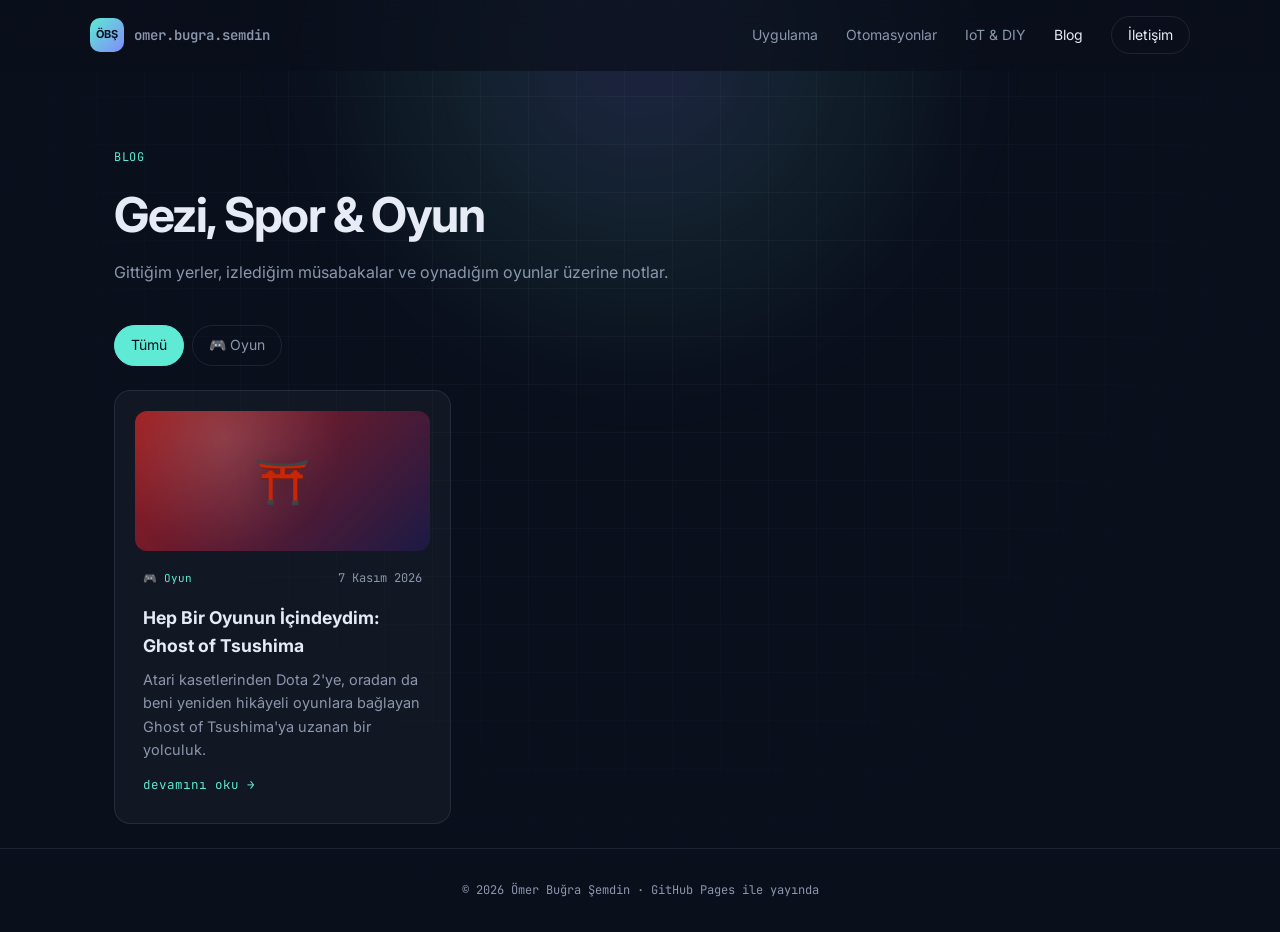
<file: blog.html>
<!DOCTYPE html>
<html lang="tr">
<head>
  <meta charset="UTF-8" />
  <meta name="viewport" content="width=device-width, initial-scale=1.0" />
  <title>Blog — Ömer Buğra Şemdin</title>
  <meta name="description" content="Ömer Buğra Şemdin — gezi, spor ve oyun yazıları." />
  <meta name="theme-color" content="#0a0f1c" />
  <link rel="icon" href="assets/favicon.svg" type="image/svg+xml" />
  <link rel="preconnect" href="https://fonts.googleapis.com" />
  <link rel="preconnect" href="https://fonts.gstatic.com" crossorigin />
  <link href="https://fonts.googleapis.com/css2?family=Inter:wght@400;500;600;700&family=JetBrains+Mono:wght@400;500&display=swap" rel="stylesheet" />
  <link rel="stylesheet" href="style.css?v=16" />
</head>
<body>
  <div class="bg-grid" aria-hidden="true"></div>
  <div class="bg-glow" aria-hidden="true"></div>

  <header class="nav">
    <a href="index.html" class="logo"><span class="logo-mark">ÖBŞ</span><span class="logo-text">omer.bugra.semdin</span></a>
    <nav>
      <a href="index.html#app">Uygulama</a>
      <a href="index.html#automations">Otomasyonlar</a>
      <a href="index.html#iot">IoT & DIY</a>
      <a href="blog.html" class="active">Blog</a>
      <a href="index.html#contact" class="nav-cta">İletişim</a>
    </nav>
  </header>

  <main>
    <!-- LİSTE GÖRÜNÜMÜ -->
    <section id="list-view" class="section blog-page">
      <div class="section-head">
        <span class="mono tag">blog</span>
        <h1 class="page-title">Gezi, Spor & Oyun</h1>
        <p class="muted">Gittiğim yerler, izlediğim müsabakalar ve oynadığım oyunlar üzerine notlar.</p>
      </div>
      <div class="filters" data-target="#post-grid">
        <button class="filter active" data-filter="all">Tümü</button>
        <button class="filter" data-filter="gezi">🧭 Gezi</button>
        <button class="filter" data-filter="spor">🏟️ Spor</button>
        <button class="filter" data-filter="oyun">🎮 Oyun</button>
      </div>
      <div class="grid" id="post-grid"></div>
    </section>

    <!-- YAZI GÖRÜNÜMÜ -->
    <article id="post-view" class="section post" hidden>
      <a href="#" class="back mono" id="back-link">← tüm yazılar</a>
      <div class="post-cover" id="post-cover"></div>
      <p class="mono muted small" id="post-meta"></p>
      <h1 id="post-title"></h1>
      <div class="post-body" id="post-body"></div>
    </article>
  </main>

  <footer class="footer mono">
    © <span id="year"></span> Ömer Buğra Şemdin · GitHub Pages ile yayında
  </footer>

  <script src="posts.js?v=15"></script>
  <script src="script.js?v=15"></script>
</body>
</html>
</file>
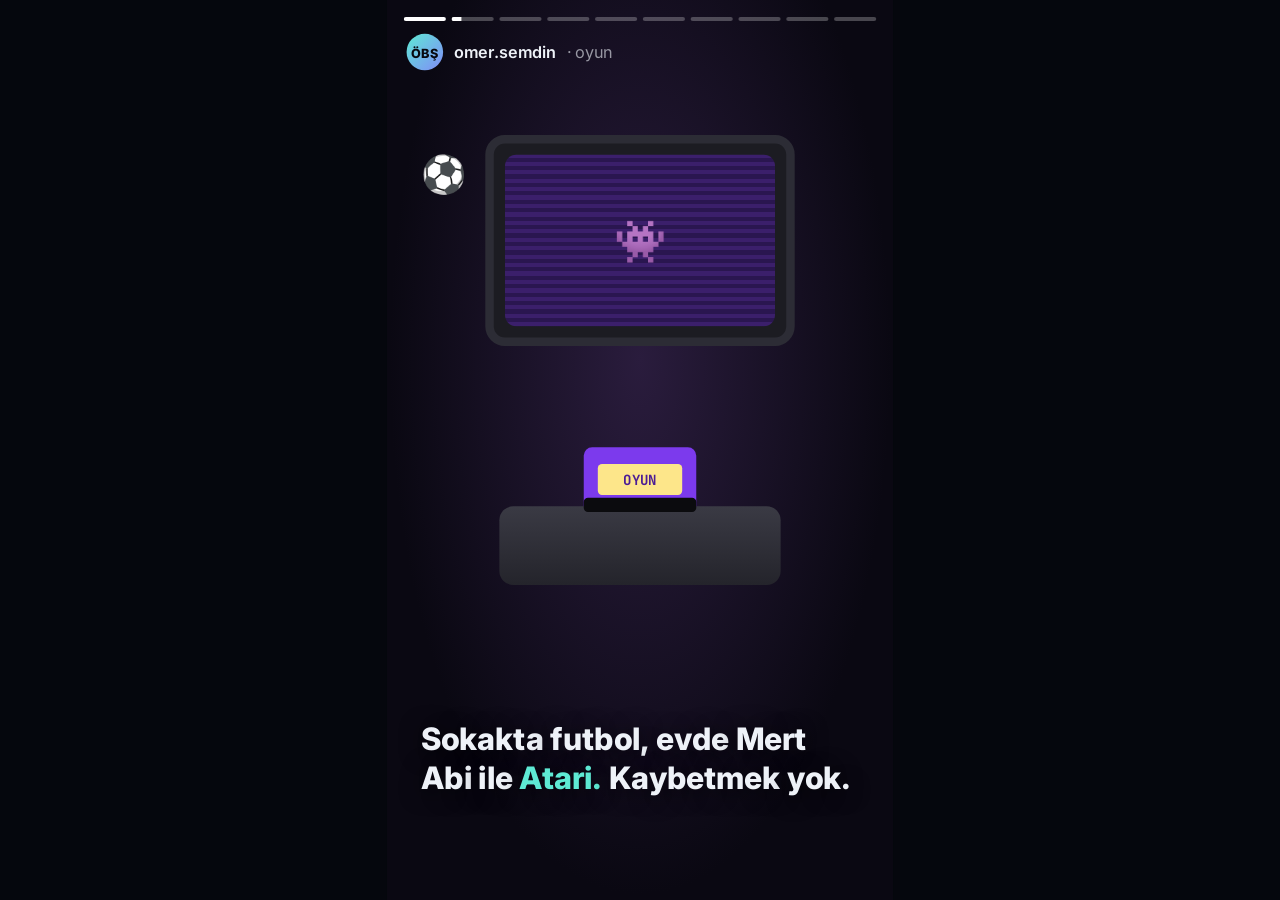
<file: reel.html>
<!DOCTYPE html>
<html lang="tr">
<head>
<meta charset="UTF-8" />
<meta name="viewport" content="width=device-width, initial-scale=1.0" />
<title>Hep Bir Oyunun İçindeydim — Reel</title>
<link rel="preconnect" href="https://fonts.googleapis.com" />
<link rel="preconnect" href="https://fonts.gstatic.com" crossorigin />
<link href="https://fonts.googleapis.com/css2?family=Inter:wght@400;600;800&family=JetBrains+Mono:wght@500;700&family=Shippori+Mincho:wght@700&display=swap" rel="stylesheet" />
<style>
  * { box-sizing: border-box; margin: 0; padding: 0; }
  html, body { height: 100%; background: #05070d; overflow: hidden; }
  body { font-family: "Inter", sans-serif; color: #eef2f8; -webkit-font-smoothing: antialiased; }
  .mono { font-family: "JetBrains Mono", monospace; }

  /* Sahne 360×640 tasarlanır, ekrana sığacak şekilde ölçeklenir */
  .stage { position: absolute; left: 50%; top: 50%; width: 360px; height: 640px; transform-origin: center; }
  .reel { position: absolute; inset: 0; overflow: hidden; background: #07090f; user-select: none; -webkit-user-select: none; }

  /* Hikâye çubukları */
  .bars { position: absolute; top: 12px; left: 12px; right: 12px; z-index: 20; display: flex; gap: 4px; }
  .bars i { flex: 1; height: 2.5px; border-radius: 2px; background: rgba(255,255,255,.25); overflow: hidden; }
  .bars i b { display: block; height: 100%; width: 0; background: #fff; }
  .who { position: absolute; top: 24px; left: 14px; z-index: 20; display: flex; align-items: center; gap: 8px; font-size: 11.5px; font-weight: 600; }
  .who span { width: 26px; height: 26px; border-radius: 50%; display: grid; place-items: center; font-size: 9px; font-weight: 800; color: #07090f; background: linear-gradient(135deg, #5eead4, #818cf8); }
  .who em { font-style: normal; font-weight: 400; opacity: .6; }
  body.export .bars, body.export .who, body.export .tap, body.export .end, body.export .paused-ic { display: none !important; }

  .tap { position: absolute; inset: 0; z-index: 15; display: grid; grid-template-columns: 1fr 2fr; }
  .end { position: absolute; inset: 0; z-index: 30; display: none; place-items: center; background: rgba(5,7,13,.55); backdrop-filter: blur(3px); }
  .end.on { display: grid; }
  .end button { font: 600 14px "Inter"; color: #07090f; background: #5eead4; border: 0; border-radius: 999px; padding: 12px 22px; cursor: pointer; }
  .paused-ic { position: absolute; z-index: 25; top: 50%; left: 50%; transform: translate(-50%,-50%); font-size: 40px; opacity: 0; transition: opacity .2s; pointer-events: none; }
  .reel.paused .paused-ic { opacity: .8; }

  /* Sahneler: yalnızca opaklık geçişi (kayma yok) */
  .scene { position: absolute; inset: 0; visibility: hidden; opacity: 0; }
  .scene.active { visibility: visible; animation: fadeIn .3s ease forwards; }
  .reel.paused .scene.active, .reel.paused .scene.active * { animation-play-state: paused !important; }

  /* Altyazı: her sahnede aynı yerde, alt kısımda */
  .cap { position: absolute; z-index: 5; left: 24px; right: 24px; bottom: 72px; font-size: 22px; line-height: 1.3; font-weight: 800; letter-spacing: -.01em; text-shadow: 0 2px 16px rgba(0,0,0,.7); }
  .say .w { display: inline-block; opacity: 0; }
  .active .say .w { animation: fadeIn .35s ease forwards; animation-delay: calc(var(--sd, 0ms) + var(--w) * 70ms); }
  .hl { color: #5eead4; } .red { color: #f87171; } .gold { color: #fbbf24; }

  .pop { opacity: 0; transform: scale(.7); }
  .active .pop { animation: pop .45s cubic-bezier(.3,1.5,.5,1) forwards; animation-delay: var(--pd, 0ms); }
  @keyframes pop { to { opacity: 1; transform: scale(1); } }
  .fade { opacity: 0; }
  .active .fade { animation: fadeIn .5s ease forwards; animation-delay: var(--fd, 0ms); }
  @keyframes fadeIn { to { opacity: 1; } }
  @keyframes kill { to { opacity: 0; } }

  /* 1 — Giriş */
  .s-intro { background: radial-gradient(ellipse at 50% 30%, #13203a, #07090f 70%); }
  .star { position: absolute; width: 3px; height: 3px; background: #fff; opacity: .2; }
  .active .star { animation: tw 1.6s steps(2) infinite; animation-delay: var(--d); }
  @keyframes tw { 50% { opacity: .9; } }
  .s-intro .title { position: absolute; z-index: 2; top: 236px; left: 24px; right: 24px; font-size: 40px; line-height: 1.1; font-weight: 800; letter-spacing: -.03em; }
  .s-intro .title .grad .w { background: linear-gradient(90deg, #5eead4, #818cf8); -webkit-background-clip: text; background-clip: text; color: transparent; }
  .s-intro .sub { position: absolute; top: 340px; left: 24px; font-size: 12.5px; color: #9fb0c8; --fd: .7s; }

  /* 2 — Futbol + Atari */
  .s-atari { background: radial-gradient(ellipse at 50% 40%, #2a1c3d, #0a0812 70%); }
  .tv { position: absolute; top: 96px; left: 70px; width: 220px; height: 150px; border-radius: 14px; background: #1c1c22; border: 6px solid #2c2c35; overflow: hidden; }
  .tv .scr { position: absolute; inset: 8px; border-radius: 8px; background: #050508; }
  .active .tv .scr { animation: tvOn .5s ease 1.5s forwards; }
  @keyframes tvOn { 0% { background: #050508; } 30% { background: #fff; } 100% { background: repeating-linear-gradient(0deg, #3b1f6b 0 3px, #2a1650 3px 6px); } }
  .tv .pix { position: absolute; left: 50%; top: 50%; translate: -50% -50%; font-size: 30px; opacity: 0; }
  .active .tv .pix { animation: fadeIn .3s ease 1.8s forwards; }
  .console { position: absolute; z-index: 2; top: 360px; left: 80px; width: 200px; height: 56px; border-radius: 10px; background: linear-gradient(180deg, #3a3a44, #24242b); }
  .slot { position: absolute; z-index: 3; top: 354px; left: 140px; width: 80px; height: 10px; border-radius: 3px; background: #0b0b0e; }
  .cart { position: absolute; z-index: 1; top: 272px; left: 140px; width: 80px; height: 64px; border-radius: 6px 6px 2px 2px; background: #7c3aed; box-shadow: inset 0 -10px 0 #5b21b6; }
  .cart::after { content: "OYUN"; position: absolute; top: 12px; left: 10px; right: 10px; height: 22px; display: grid; place-items: center; border-radius: 3px; background: #fde68a; color: #4c1d95; font: 700 10px "JetBrains Mono"; }
  .active .cart { animation: cartIn .45s ease-in 1s forwards; }
  @keyframes cartIn { to { top: 318px; } }
  .puff { position: absolute; top: 290px; left: 128px; width: 18px; height: 18px; border-radius: 50%; background: rgba(255,255,255,.75); opacity: 0; }
  .active .puff { animation: puff .6s ease-out forwards; animation-delay: var(--d); }
  @keyframes puff { 0% { opacity: .9; transform: translate(0,0) scale(.5); } 100% { opacity: 0; transform: translate(-56px, var(--y)) scale(1.8); } }
  .fuu { position: absolute; top: 264px; left: 36px; font: 700 18px "JetBrains Mono"; color: #c4b5fd; rotate: -12deg; opacity: 0; }
  .active .fuu { animation: fuu 1s ease .1s forwards; }
  @keyframes fuu { 0% { opacity: 0; } 20%, 75% { opacity: 1; } 100% { opacity: 0; } }
  .ballmini { position: absolute; top: 108px; left: 24px; font-size: 26px; opacity: 0; }
  .active .ballmini { animation: fadeIn .4s ease .1s forwards; }

  /* 3 — İlk bilgisayar, internet yok */
  .s-pc { background: radial-gradient(ellipse at 50% 35%, #0f2a3a, #050a10 70%); }
  .crt { position: absolute; top: 120px; left: 60px; width: 240px; height: 190px; border-radius: 18px; background: #d6d3c8; padding: 16px; box-shadow: 0 20px 40px rgba(0,0,0,.5); }
  .crt .scr { width: 100%; height: 100%; border-radius: 10px; background: #071018; position: relative; overflow: hidden; clip-path: inset(49% 0 49% 0); }
  .active .crt .scr { animation: crtOn .6s ease .2s forwards; }
  @keyframes crtOn { 0% { clip-path: inset(49% 0 49% 0); background: #fff; } 40% { clip-path: inset(49% 0 49% 0); } 100% { clip-path: inset(0 0 0 0); background: #0b3b5a; } }
  .crt .scr::after { content: ""; position: absolute; inset: 0; background: repeating-linear-gradient(0deg, rgba(0,0,0,.18) 0 2px, transparent 2px 4px); }
  .crt .os { position: absolute; left: 14px; top: 14px; font: 500 11px/1.6 "JetBrains Mono"; color: #7dd3fc; --fd: .8s; }
  .stand { position: absolute; top: 310px; left: 150px; width: 60px; height: 26px; background: #bdb9ad; }
  .stand::after { content: ""; position: absolute; bottom: -10px; left: -30px; width: 120px; height: 10px; border-radius: 4px; background: #a8a497; }
  .stamp { position: absolute; top: 100px; right: 34px; font: 700 13px "JetBrains Mono"; color: #07090f; background: #5eead4; padding: 4px 10px; border-radius: 6px; rotate: 6deg; --pd: .5s; }
  .noint { position: absolute; top: 372px; left: 0; right: 0; display: flex; justify-content: center; }
  .noint span { font: 700 12px "JetBrains Mono"; padding: 6px 12px; border-radius: 999px; color: #fca5a5; background: rgba(239,68,68,.12); border: 1px solid rgba(239,68,68,.4); --pd: 1.5s; }

  /* 4 — 2010 / Point Blank */
  .s-pb { background: radial-gradient(ellipse at 50% 40%, #052e2b, #020a0a 70%); }
  .wave { position: absolute; top: 230px; left: 180px; width: 300px; height: 300px; margin: -150px 0 0 -150px; border-radius: 50%; border: 2px solid #5eead4; opacity: 0; transform: scale(.07); }
  .active .wave { animation: wave 1.6s ease-out infinite; animation-delay: var(--d); }
  @keyframes wave { 0% { opacity: .9; transform: scale(.07); } 100% { opacity: 0; transform: scale(1); } }
  .xhair { position: absolute; top: 180px; left: 130px; width: 100px; height: 100px; border: 2px solid #f87171; border-radius: 50%; opacity: 0; }
  .xhair::before, .xhair::after { content: ""; position: absolute; background: #f87171; }
  .xhair::before { left: 47px; top: -16px; width: 2px; height: 130px; }
  .xhair::after { top: 47px; left: -16px; height: 2px; width: 130px; }
  .active .xhair { animation: aim .9s cubic-bezier(.2,.8,.2,1) .2s forwards; }
  @keyframes aim { 0% { opacity: 0; transform: scale(1.8); } 100% { opacity: 1; transform: scale(1); } }
  .clan { position: absolute; top: 338px; left: 0; right: 0; display: flex; justify-content: center; gap: 8px; }
  .clan span { font: 700 11px "JetBrains Mono"; padding: 5px 10px; border-radius: 999px; background: rgba(94,234,212,.12); color: #5eead4; border: 1px solid rgba(94,234,212,.35); }
  .clan span:nth-child(1) { --pd: 1.2s; }
  .clan span:nth-child(2) { --pd: 1.5s; color: #fbbf24; background: rgba(251,191,36,.1); border-color: rgba(251,191,36,.35); }

  /* 5 — 2013 / beta key */
  @property --yr { syntax: "<integer>"; inherits: false; initial-value: 2013; }
  .s-key { background: radial-gradient(ellipse at 50% 35%, #3b0d0d, #0a0505 70%); }
  .key { position: absolute; top: 120px; left: 0; right: 0; text-align: center; font-size: 76px; filter: drop-shadow(0 0 24px rgba(248,113,113,.6)); opacity: 0; }
  .active .key { animation: keyIn .8s cubic-bezier(.2,.8,.2,1) .1s forwards; }
  @keyframes keyIn { from { opacity: 0; transform: rotate(-180deg) scale(.4); } to { opacity: 1; transform: rotate(0) scale(1); } }
  .yr { position: absolute; top: 240px; left: 0; right: 0; text-align: center; font: 700 64px/1 "JetBrains Mono"; color: #fff; --yr: 2013; counter-reset: yr var(--yr); opacity: 0; font-variant-numeric: tabular-nums; }
  .yr::after { content: counter(yr); }
  .active .yr { animation: fadeIn .3s ease .8s forwards, count 1.6s steps(13) 1s forwards; }
  @keyframes count { to { --yr: 2026; } }
  .yr-sub { position: absolute; top: 320px; left: 0; right: 0; text-align: center; font: 700 14px "JetBrains Mono"; color: #f87171; --fd: 2.6s; }

  /* 6 — Tadı kaçtı → hikâyeye dönüş */
  .s-grey { background: #111; }
  .warm { position: absolute; inset: 0; opacity: 0; background: linear-gradient(180deg, #1e1b4b 0%, #7c2d12 55%, #f59e0b 100%); }
  .active .warm { animation: fadeIn .8s ease 2s forwards; }
  .trophy { position: absolute; top: 140px; left: 0; right: 0; text-align: center; font-size: 80px; filter: grayscale(1); opacity: 0; }
  .active .trophy { animation: fadeIn .4s ease .2s forwards, color .8s ease 2s forwards; }
  @keyframes color { from { filter: grayscale(1); } to { filter: grayscale(0) drop-shadow(0 0 20px rgba(251,191,36,.6)); } }
  .meter { position: absolute; top: 280px; left: 60px; right: 60px; height: 10px; border-radius: 6px; background: #262626; overflow: hidden; }
  .meter b { display: block; height: 100%; width: 100%; background: linear-gradient(90deg, #737373, #a3a3a3); transform-origin: left; }
  .active .meter b { animation: drain 1.4s ease .4s forwards, refill .8s ease 2s forwards; }
  @keyframes drain { to { transform: scaleX(.12); } }
  @keyframes refill { from { transform: scaleX(.12); } to { transform: scaleX(1); background: linear-gradient(90deg, #f59e0b, #fde68a); } }
  .meter-l { position: absolute; top: 298px; left: 60px; font: 500 11px "JetBrains Mono"; color: #a3a3a3; }
  .games { position: absolute; top: 330px; left: 0; right: 0; display: flex; justify-content: center; gap: 8px; }
  .games span { font: 700 11px "JetBrains Mono"; padding: 5px 10px; border-radius: 999px; color: #fde68a; background: rgba(251,191,36,.12); border: 1px solid rgba(251,191,36,.4); }
  .games span:nth-child(1) { --pd: 2.2s; } .games span:nth-child(2) { --pd: 2.4s; }

  /* 7 — FIFA'da oyun kapandı */
  .s-crash { background: #04130b; }
  .pitch { position: absolute; top: 130px; left: 30px; right: 30px; height: 200px; border-radius: 8px; background: repeating-linear-gradient(90deg, #15803d 0 30px, #16a34a 30px 60px); border: 3px solid #e5e7eb; }
  .pitch::before { content: ""; position: absolute; left: 50%; top: 0; bottom: 0; width: 3px; margin-left: -1.5px; background: #e5e7eb; }
  .pitch::after { content: ""; position: absolute; left: 50%; top: 50%; width: 60px; height: 60px; margin: -30px 0 0 -30px; border: 3px solid #e5e7eb; border-radius: 50%; }
  .hud { position: absolute; top: 100px; left: 30px; right: 30px; display: flex; justify-content: space-between; font: 700 11px "JetBrains Mono"; color: #bbf7d0; }
  .active .pitch, .active .hud { animation: glitch .3s steps(2) .8s 2, kill .1s linear 1.4s forwards; }
  @keyframes glitch { 0% { filter: none; } 33% { filter: hue-rotate(90deg) contrast(1.6); } 66% { filter: invert(1); } }
  .err { position: absolute; top: 190px; left: 30px; right: 30px; text-align: center; padding: 16px 10px; border-radius: 10px; background: #1f0a0a; border: 2px solid #ef4444; font: 700 14px "JetBrains Mono"; color: #fca5a5; --pd: 1.45s; }
  .lose { position: absolute; top: 270px; left: 0; right: 0; text-align: center; font: 800 34px "Inter"; color: #ef4444; letter-spacing: .05em; --pd: 1.9s; }

  /* 8 — Karar */
  .s-decide { background: #000; }
  .decide { position: absolute; top: 260px; left: 24px; right: 24px; font: 800 36px/1.15 "Inter"; letter-spacing: -.02em; }

  /* 9 — Tsushima */
  .s-tsu { background: linear-gradient(180deg, #2a0a12 0%, #7f1d1d 38%, #ea580c 62%, #fbbf24 74%); }
  .s-tsu::after { content: ""; position: absolute; left: 0; right: 0; bottom: 0; height: 240px; z-index: 2; background: linear-gradient(180deg, transparent, rgba(20,6,4,.85)); }
  .moon { position: absolute; top: 96px; left: 200px; width: 110px; height: 110px; border-radius: 50%; background: #fff7ed; box-shadow: 0 0 60px 10px rgba(255,237,213,.35); --fd: .1s; }
  .mtn { position: absolute; bottom: 230px; width: 0; height: 0; border-left: 120px solid transparent; border-right: 120px solid transparent; border-bottom: 120px solid #450a0a; opacity: .75; }
  .mtn.m1 { left: -40px; } .mtn.m2 { left: 150px; border-bottom-color: #5c0f0f; bottom: 225px; border-left-width: 140px; border-right-width: 140px; border-bottom-width: 150px; }
  .torii { position: absolute; bottom: 200px; left: 110px; width: 140px; height: 130px; --fd: .3s; }
  .torii i { position: absolute; background: #1a0505; }
  .torii .t1 { top: 0; left: -14px; right: -14px; height: 12px; border-radius: 6px 6px 2px 2px; }
  .torii .t2 { top: 24px; left: 4px; right: 4px; height: 9px; }
  .torii .p1 { top: 8px; bottom: 0; left: 18px; width: 12px; } .torii .p2 { top: 8px; bottom: 0; right: 18px; width: 12px; }
  .field { position: absolute; left: 0; right: 0; bottom: 0; height: 230px; background: linear-gradient(180deg, #b45309, #78350f); overflow: hidden; }
  .blade { position: absolute; bottom: -4px; width: 3px; border-radius: 3px 3px 0 0; background: linear-gradient(180deg, #fde68a, #d97706); transform-origin: bottom center; }
  .active .blade { animation: sway 2.4s ease-in-out infinite alternate; animation-delay: var(--d); }
  @keyframes sway { from { transform: rotate(-7deg); } to { transform: rotate(7deg); } }
  .leaf { position: absolute; z-index: 1; top: -14px; width: 10px; height: 7px; border-radius: 80% 0 80% 0; background: linear-gradient(135deg, #fca5a5, #b91c1c); opacity: 0; }
  .active .leaf { animation: fall var(--t) linear var(--d) infinite; }
  @keyframes fall { 0% { opacity: 0; transform: translate(0, 0) rotate(0); } 8% { opacity: 1; } 100% { opacity: .8; transform: translate(-90px, 680px) rotate(var(--r)); } }
  .tsu-title { position: absolute; z-index: 3; top: 232px; left: 0; right: 0; text-align: center; font: 700 29px "Shippori Mincho", serif; color: #fff7ed; letter-spacing: .02em; text-shadow: 0 3px 20px rgba(0,0,0,.5); --fd: .8s; }

  /* 10 — Puan */
  .s-score { background: radial-gradient(ellipse at 50% 40%, #2a0a12, #07090f 70%); }
  .hanko { position: absolute; top: 150px; left: 90px; width: 180px; height: 180px; border-radius: 50%; border: 6px solid #dc2626; display: flex; align-items: baseline; justify-content: center; padding-top: 44px; rotate: -10deg;
    font: 700 72px "Shippori Mincho", serif; color: #dc2626; opacity: 0; transform: scale(2.2); }
  .hanko small { font-size: 26px; }
  .active .hanko { animation: stampIn .3s cubic-bezier(.5,0,.8,.4) .3s forwards; }
  @keyframes stampIn { to { opacity: .95; transform: scale(1); } }
  .minus { position: absolute; top: 360px; left: 0; right: 0; text-align: center; font: 500 12.5px/1.6 "JetBrains Mono"; color: #9fb0c8; --fd: .9s; }
  .cta { position: absolute; bottom: 72px; left: 24px; right: 24px; text-align: center; --fd: 1.4s; }
  .cta b { display: block; font-size: 17px; margin-bottom: 6px; }
  .cta span { font: 500 12.5px "JetBrains Mono"; color: #5eead4; }
</style>
</head>
<body>
<div class="stage" id="stage">
  <div class="reel" id="reel">
    <div class="bars" id="bars"></div>
    <div class="who"><span>ÖBŞ</span>omer.semdin <em>· oyun</em></div>

    <section class="scene s-intro" data-d="2200">
      <div id="stars"></div>
      <h1 class="title say">Hep bir oyunun <span class="grad">içindeydim.</span></h1>
      <p class="sub mono fade">— Ghost of Tsushima'ya giden yol</p>
    </section>

    <section class="scene s-atari" data-d="3200">
      <span class="ballmini">⚽</span>
      <div class="tv"><div class="scr"></div><div class="pix">👾</div></div>
      <span class="fuu">fuuu~</span>
      <i class="puff" style="--d:.15s;--y:-10px"></i><i class="puff" style="--d:.4s;--y:8px"></i><i class="puff" style="--d:.65s;--y:-4px"></i>
      <div class="cart"></div>
      <div class="console"></div><div class="slot"></div>
      <p class="cap say">Sokakta futbol, evde Mert Abi ile <span class="hl">Atari.</span> Kaybetmek yok.</p>
    </section>

    <section class="scene s-pc" data-d="3000">
      <span class="stamp pop">3. SINIF</span>
      <div class="crt"><div class="scr"><p class="os fade">C:\&gt; oyunlar<br />C:\oyunlar&gt; _</p></div></div>
      <div class="stand"></div>
      <div class="noint"><span class="pop">internet: yok ✕</span></div>
      <p class="cap say">Kendi bilgisayarım geldi. Ama <span class="red">rakip yoktu.</span></p>
    </section>

    <section class="scene s-pb" data-d="3000">
      <i class="wave" style="--d:0s"></i><i class="wave" style="--d:.55s"></i><i class="wave" style="--d:1.1s"></i>
      <div class="xhair"></div>
      <div class="clan"><span class="pop">çok hızlı adapte oldum</span><span class="pop">→ klan savaşları</span></div>
      <p class="cap say"><span class="hl">2010.</span> Barış Abi beni Point Blank'e bulaştırdı.</p>
    </section>

    <section class="scene s-key" data-d="3400">
      <div class="key">🔑</div>
      <div class="yr"></div>
      <p class="yr-sub mono fade">13 yıl, hâlâ oynuyorum</p>
      <p class="cap say">Bir <span class="red">Dota 2 beta key'i</span> her şeyi değiştirdi.</p>
    </section>

    <section class="scene s-grey" data-d="3400">
      <div class="warm"></div>
      <div class="trophy">🏆</div>
      <div class="meter"><b></b></div><span class="meter-l">tatmin</span>
      <div class="games"><span class="pop">RDR2</span><span class="pop">Hades</span></div>
      <p class="cap say">Yıllar geçti, tadı kaçtı… <span class="gold">ta ki hikâyeli oyunlara dek.</span></p>
    </section>

    <section class="scene s-crash" data-d="3400">
      <div class="hud"><span>ULTIMATE TEAM</span><span>0' · 0 – 0</span></div>
      <div class="pitch"></div>
      <div class="err pop">⚠ BAĞLANTI KOPTU</div>
      <div class="lose pop">MAĞLUBİYET</div>
      <p class="cap say">Bir gün FIFA'da oyun kapandı. <span class="red">Beni kaybetmiş saydı.</span></p>
    </section>

    <section class="scene s-decide" data-d="1800">
      <p class="decide say">“Başlayacağım <span class="red">böyle oyuna.”</span></p>
    </section>

    <section class="scene s-tsu" data-d="4000">
      <div class="moon fade"></div>
      <div class="mtn m1"></div><div class="mtn m2"></div>
      <div class="torii fade"><i class="t1"></i><i class="t2"></i><i class="p1"></i><i class="p2"></i></div>
      <div class="field" id="field"></div>
      <div id="leaves"></div>
      <h2 class="tsu-title fade">Ghost of Tsushima</h2>
      <p class="cap say" style="--sd:1.4s">Görsellik, hikâye, müzik… <span class="gold">hepsi aynı seviyede.</span></p>
    </section>

    <section class="scene s-score" data-d="3200">
      <div class="hanko">9<small>/10</small></div>
      <p class="minus fade">−1: konuşmalar geçilmiyor 😞</p>
      <div class="cta fade"><b>Yazının tamamı blogda</b><span>omersemdin.github.io</span></div>
    </section>

    <div class="tap"><div data-act="prev"></div><div data-act="next"></div></div>
    <div class="paused-ic">⏸</div>
    <div class="end" id="end"><button id="replay">↺ Tekrar izle</button></div>
  </div>
</div>

<script>
(() => {
  const mode = location.hash.slice(1); // "", "embed" veya "export"
  if (mode) document.body.classList.add(mode);
  const stage = document.getElementById("stage"), reel = document.getElementById("reel");
  const scenes = [...document.querySelectorAll(".scene")];
  const durs = scenes.map((s) => +s.dataset.d);
  const starts = durs.reduce((a, d, i) => (a.push(i ? a[i - 1] + durs[i - 1] : 0), a), []);
  const total = starts.at(-1) + durs.at(-1);

  // Ekrana sığdır
  const fit = () => stage.style.transform = `translate(-50%, -50%) scale(${Math.min(innerWidth / 360, innerHeight / 640)})`;
  addEventListener("resize", fit); fit();

  // Kelimeleri ayır (kelime kelime animasyon)
  document.querySelectorAll(".say").forEach((el) => {
    let n = 0;
    const walk = (node) => [...node.childNodes].forEach((c) => {
      if (c.nodeType === 3) {
        const frag = document.createDocumentFragment();
        c.textContent.split(/(\s+)/).forEach((t) => {
          if (!t) return;
          if (/^\s+$/.test(t)) return frag.append(t);
          const s = document.createElement("span"); s.className = "w"; s.style.setProperty("--w", n++); s.textContent = t; frag.append(s);
        });
        c.replaceWith(frag);
      } else if (c.nodeType === 1 && c.tagName !== "SMALL") walk(c);
    });
    walk(el);
  });

  // Sabit tohumlu rastgele (video çıktısı her seferinde aynı olsun)
  let seed = 11; const rnd = () => (seed = (seed * 16807) % 2147483647) / 2147483647;
  const stars = document.getElementById("stars");
  for (let i = 0; i < 40; i++) stars.insertAdjacentHTML("beforeend", `<i class="star" style="left:${rnd()*360}px;top:${rnd()*640}px;--d:${(rnd()*1.6).toFixed(2)}s"></i>`);
  const field = document.getElementById("field");
  for (let i = 0; i < 70; i++) field.insertAdjacentHTML("beforeend", `<i class="blade" style="left:${(rnd()*366-3).toFixed(1)}px;height:${(60+rnd()*120).toFixed(0)}px;--d:${(-rnd()*2.4).toFixed(2)}s"></i>`);
  const leaves = document.getElementById("leaves");
  for (let i = 0; i < 18; i++) leaves.insertAdjacentHTML("beforeend", `<i class="leaf" style="left:${(30+rnd()*360).toFixed(0)}px;--d:${(rnd()*4).toFixed(2)}s;--t:${(3.5+rnd()*2.5).toFixed(1)}s;--r:${Math.round(rnd()*540-270)}deg"></i>`);

  // Çubuklar
  const bars = document.getElementById("bars");
  scenes.forEach(() => bars.insertAdjacentHTML("beforeend", "<i><b></b></i>"));
  const fills = [...bars.querySelectorAll("b")];

  const show = (i) => scenes.forEach((s, k) => s.classList.toggle("active", k === i));

  // --- Video çıktısı modu: zamanı dışarıdan ayarla ---
  if (mode === "export") {
    let cur = -1;
    window.REEL_TOTAL = total;
    window.renderAt = (t) => {
      let i = starts.findIndex((s, k) => t >= s && t < s + durs[k]); if (i < 0) i = scenes.length - 1;
      if (i !== cur) { show(i); cur = i; }
      scenes[i].getAnimations({ subtree: true }).forEach((a) => { a.pause(); a.currentTime = t - starts[i]; });
    };
    return;
  }

  // --- Normal oynatıcı ---
  let idx = 0, t0 = 0, elapsed = 0, paused = true, raf = 0, started = false;
  const go = (i) => {
    idx = Math.max(0, Math.min(scenes.length - 1, i)); elapsed = 0; t0 = performance.now();
    show(idx); fills.forEach((f, k) => f.style.width = k < idx ? "100%" : "0");
    document.getElementById("end").classList.remove("on");
  };
  const tick = (now) => {
    if (!paused) {
      const e = elapsed + (now - t0);
      fills[idx].style.width = Math.min(100, e / durs[idx] * 100) + "%";
      if (e >= durs[idx]) {
        if (idx === scenes.length - 1) { paused = true; document.getElementById("end").classList.add("on"); }
        else go(idx + 1);
      }
    }
    raf = requestAnimationFrame(tick);
  };
  const play = () => { if (!paused) return; paused = false; t0 = performance.now(); reel.classList.remove("paused"); };
  const pause = () => { if (paused) return; elapsed += performance.now() - t0; paused = true; reel.classList.add("paused"); };
  const start = () => { if (started) return; started = true; go(0); play(); };

  document.querySelector('[data-act="next"]').addEventListener("click", () => { if (!started) return start(); go(idx + 1); play(); });
  document.querySelector('[data-act="prev"]').addEventListener("click", () => { if (!started) return start(); go(idx - 1); play(); });
  let hold;
  reel.addEventListener("pointerdown", () => { hold = setTimeout(pause, 220); });
  reel.addEventListener("pointerup", () => { clearTimeout(hold); if (paused && started && !document.getElementById("end").classList.contains("on")) play(); });
  document.getElementById("replay").addEventListener("click", (e) => { e.stopPropagation(); go(0); play(); });
  addEventListener("keydown", (e) => {
    if (e.key === "ArrowRight") go(idx + 1);
    if (e.key === "ArrowLeft") go(idx - 1);
    if (e.key === " ") { e.preventDefault(); paused ? play() : pause(); }
  });

  show(0); requestAnimationFrame(tick);
  // Görünür olunca kendiliğinden başla, görünmezken dur
  new IntersectionObserver((es) => {
    if (es[0].isIntersecting) { started ? play() : start(); } else pause();
  }, { threshold: 0.5 }).observe(reel);
  document.addEventListener("visibilitychange", () => document.hidden && pause());
})();
</script>
</body>
</html>
</file>
<file: style.css>
:root {
  --bg: #0a0f1c;
  --bg-2: #0f1628;
  --card: rgba(255, 255, 255, 0.035);
  --border: rgba(148, 163, 184, 0.14);
  --border-hover: rgba(94, 234, 212, 0.4);
  --text: #e6ebf5;
  --muted: #8b97ad;
  --accent: #5eead4;   /* teal */
  --accent-2: #818cf8; /* indigo */
  --radius: 16px;
  --max: 1100px;
}

* { box-sizing: border-box; margin: 0; padding: 0; }
html { scroll-behavior: smooth; scroll-padding-top: 80px; }
body {
  font-family: "Inter", system-ui, sans-serif;
  background: var(--bg);
  color: var(--text);
  line-height: 1.6;
  -webkit-font-smoothing: antialiased;
  overflow-x: hidden;
}
a { color: inherit; text-decoration: none; }
.mono { font-family: "JetBrains Mono", ui-monospace, monospace; }
.muted { color: var(--muted); }

/* --- Arka plan: hafif ızgara + yumuşak ışık --- */
.bg-grid {
  position: fixed; inset: 0; z-index: -2;
  background-image:
    linear-gradient(rgba(148,163,184,0.05) 1px, transparent 1px),
    linear-gradient(90deg, rgba(148,163,184,0.05) 1px, transparent 1px);
  background-size: 48px 48px;
  mask-image: radial-gradient(ellipse at 50% 0%, #000 30%, transparent 75%);
}
.bg-glow {
  position: fixed; z-index: -1;
  width: 700px; height: 700px; top: -300px; left: 50%;
  transform: translateX(-50%);
  background: radial-gradient(circle, rgba(129,140,248,0.18), rgba(94,234,212,0.08) 40%, transparent 70%);
  filter: blur(40px);
  pointer-events: none;
}

/* --- Navigasyon --- */
.nav {
  position: sticky; top: 0; z-index: 10;
  display: flex; justify-content: space-between; align-items: center;
  padding: 16px max(24px, calc((100% - var(--max)) / 2));
  background: rgba(10, 15, 28, 0.7);
  backdrop-filter: blur(12px);
  border-bottom: 1px solid transparent;
  transition: border-color .3s;
}
.nav.scrolled { border-bottom-color: var(--border); }
.logo { display: flex; align-items: center; gap: 10px; font-weight: 600; }
.logo-mark {
  display: grid; place-items: center;
  width: 34px; height: 34px; border-radius: 10px;
  background: linear-gradient(135deg, var(--accent), var(--accent-2));
  color: var(--bg); font-size: 11px; font-weight: 700; letter-spacing: -0.02em;
}
.logo-text { font-family: "JetBrains Mono", monospace; font-size: 14px; color: var(--muted); }
.nav nav { display: flex; gap: 28px; align-items: center; font-size: 14px; }
.nav nav a { color: var(--muted); transition: color .2s; }
.nav nav a:hover, .nav nav a.active { color: var(--text); }
.nav nav a.nav-cta {
  color: var(--text); padding: 7px 16px;
  border: 1px solid var(--border); border-radius: 999px;
}
.nav nav a.nav-cta:hover { border-color: var(--border-hover); }

/* --- Genel bölüm --- */
main { max-width: var(--max); margin: 0 auto; padding: 0 24px; }
.section { padding: 96px 0 24px; }
.section-head { margin-bottom: 40px; }
.section-head h2 { font-size: clamp(1.6rem, 3vw, 2.2rem); letter-spacing: -0.02em; margin-top: 8px; }
.section-head p { margin-top: 6px; }
.tag { font-size: 12px; color: var(--accent); letter-spacing: .05em; text-transform: uppercase; }

/* --- Hero --- */
.hero { padding: 120px 0 40px; max-width: 760px; }
.eyebrow {
  display: inline-flex; align-items: center; gap: 10px;
  font-size: 12px; color: var(--muted);
  padding: 6px 14px; border: 1px solid var(--border); border-radius: 999px;
  background: var(--card);
}
.pulse {
  width: 8px; height: 8px; border-radius: 50%; background: var(--accent);
  box-shadow: 0 0 0 0 rgba(94,234,212,.6);
  animation: pulse 2.4s infinite;
}
@keyframes pulse {
  0% { box-shadow: 0 0 0 0 rgba(94,234,212,.5); }
  70% { box-shadow: 0 0 0 10px rgba(94,234,212,0); }
  100% { box-shadow: 0 0 0 0 rgba(94,234,212,0); }
}
.hero h1 {
  font-size: clamp(2.4rem, 6vw, 4rem);
  line-height: 1.1; letter-spacing: -0.035em;
  margin: 24px 0 20px;
}
.grad {
  background: linear-gradient(90deg, var(--accent), var(--accent-2));
  -webkit-background-clip: text; background-clip: text; color: transparent;
}
.lead { font-size: 1.15rem; color: var(--muted); max-width: 620px; }
.lead strong { color: var(--text); font-weight: 500; }

.hero-actions { display: flex; gap: 12px; flex-wrap: wrap; margin-top: 32px; }
.hero-actions.center { justify-content: center; }
.btn {
  display: inline-flex; align-items: center; justify-content: center;
  padding: 12px 22px; border-radius: 12px; font-weight: 500; font-size: 15px;
  transition: transform .2s, box-shadow .2s, border-color .2s, background .2s;
}
.btn-primary {
  background: linear-gradient(135deg, var(--accent), var(--accent-2));
  color: #0a0f1c;
}
.btn-primary:hover { transform: translateY(-2px); box-shadow: 0 8px 30px rgba(94,234,212,.25); }
.btn-ghost { border: 1px solid var(--border); background: var(--card); }
.btn-ghost:hover { border-color: var(--border-hover); }

.stats {
  display: flex; gap: 48px; flex-wrap: wrap;
  margin-top: 56px; padding-top: 32px; border-top: 1px solid var(--border);
}
.stats dt { font-size: 2rem; font-weight: 500; color: var(--text); }
.stats dd { font-size: 13px; color: var(--muted); }

/* --- Kart --- */
.card {
  background: var(--card);
  border: 1px solid var(--border);
  border-radius: var(--radius);
  padding: 28px;
  transition: border-color .3s, transform .3s, background .3s;
}
.card:hover { border-color: var(--border-hover); }

.chips { display: flex; flex-wrap: wrap; gap: 8px; margin-top: 16px; }
.chips span {
  font-family: "JetBrains Mono", monospace; font-size: 12px;
  padding: 4px 10px; border-radius: 6px;
  background: rgba(129,140,248,.1); color: #c7cdfc;
  border: 1px solid rgba(129,140,248,.2);
}

/* --- Öne çıkan uygulama --- */
.feature { display: grid; grid-template-columns: 1.3fr 1fr; gap: 40px; align-items: center; padding: 40px; }
.feature h3 { font-size: 1.6rem; margin-bottom: 12px; }
.feature p { color: var(--muted); }
.checks { list-style: none; margin-top: 20px; display: grid; gap: 8px; }
.checks li::before { content: "→"; color: var(--accent); margin-right: 10px; font-family: "JetBrains Mono", monospace; }

/* --- Uygulama: başlık, notlar, galeri --- */
.app-title { display: flex; align-items: center; gap: 14px; margin-bottom: 16px; }
.app-title h3 { margin: 0; letter-spacing: .12em; }
.app-icon { width: 56px; height: 56px; border-radius: 14px; border: 1px solid var(--border); }
.app-sub { color: var(--accent); }
.app-notes { display: grid; gap: 6px; margin-top: 20px; font-size: 14px; color: var(--muted); }
.app-notes span { margin-right: 6px; }
.live-badge {
  display: inline-block; font-size: 11px; color: var(--accent);
  padding: 3px 10px; margin-bottom: 10px; border-radius: 999px;
  background: rgba(94,234,212,.08); border: 1px solid rgba(94,234,212,.25);
}
.btn.soon { cursor: default; color: var(--muted); font-size: 14px; }
.btn.soon:hover { border-color: var(--border); }

.gallery { min-width: 0; display: flex; flex-direction: column; align-items: center; gap: 14px; }
.gallery-main { display: flex; align-items: center; gap: 10px; max-width: 100%; }
.gallery-track {
  width: 270px; display: flex; gap: 16px;
  overflow-x: auto; scroll-snap-type: x mandatory; scroll-behavior: smooth;
  scrollbar-width: none; outline: none;
}
.gallery-track::-webkit-scrollbar { display: none; }
.gallery-track img {
  flex: 0 0 100%; width: 100%; aspect-ratio: 1206 / 2622; object-fit: cover;
  scroll-snap-align: center; border-radius: 24px; cursor: zoom-in;
  border: 1px solid var(--border); background: var(--bg-2);
}
.gal-arrow {
  flex: none; width: 40px; height: 40px; border-radius: 50%;
  display: grid; place-items: center; cursor: pointer;
  font-size: 24px; line-height: 1; color: var(--text);
  background: var(--card); border: 1px solid var(--border);
  transition: border-color .2s, opacity .2s;
}
.gal-arrow:hover { border-color: var(--border-hover); }
.gal-arrow:disabled { opacity: .3; cursor: default; }
.gallery-dots { display: flex; gap: 8px; }
.gallery-dots button {
  width: 8px; height: 8px; border-radius: 999px; border: 0; padding: 0; cursor: pointer;
  background: rgba(148,163,184,.3); transition: width .3s, background .3s;
}
.gallery-dots button.active { width: 22px; background: var(--accent); }
.gal-hint { font-size: 11px; }

/* Büyük görüntü */
.lightbox {
  position: fixed; inset: 0; z-index: 100;
  display: flex; align-items: center; justify-content: center; gap: 16px;
  background: rgba(5, 8, 16, .92); backdrop-filter: blur(6px); padding: 20px;
}
.lightbox[hidden] { display: none; }
.lightbox img { max-height: 92vh; max-width: min(460px, 78vw); border-radius: 24px; border: 1px solid var(--border); }
.lb-close {
  position: absolute; top: 16px; right: 16px; width: 40px; height: 40px; border-radius: 50%;
  background: var(--card); border: 1px solid var(--border); color: var(--text); font-size: 16px; cursor: pointer;
}

/* --- Öne çıkan otomasyon (EXbot) --- */
.exbot { margin-bottom: 48px; }
.emoji-icon { display: grid; place-items: center; font-size: 28px; background: rgba(255,255,255,.04); }
.exbot-sub { color: var(--text); font-size: 1rem; margin: 2px 0 2px; }
.exbot .app-title h3 { letter-spacing: 0; }
.mini-stats { display: flex; flex-wrap: wrap; gap: 28px; margin: 22px 0 6px; }
.mini-stats dt { font-size: 1.4rem; color: var(--accent); }
.mini-stats dd { font-size: 12.5px; color: var(--muted); }
.more { margin-top: 16px; }
.more summary {
  cursor: pointer; list-style: none; display: inline-flex; gap: 6px; align-items: center;
  font-size: 14px; color: var(--text); padding: 6px 14px;
  border: 1px solid var(--border); border-radius: 999px; transition: border-color .2s;
}
.more summary::-webkit-details-marker { display: none; }
.more summary::before { content: "+"; color: var(--accent); font-family: "JetBrains Mono", monospace; }
.more[open] summary::before { content: "−"; }
.more summary:hover { border-color: var(--border-hover); }
.more .checks { font-size: 14.5px; color: var(--muted); }
.sub-head { font-size: 1.1rem; margin-bottom: 16px; color: var(--muted); font-weight: 500; }

.win {
  justify-self: center; width: 100%; max-width: 380px;
  border-radius: 14px; overflow: hidden; border: 1px solid var(--border);
  background: var(--bg-2); box-shadow: 0 30px 80px rgba(94,234,212,.08);
}
.win-bar { display: flex; align-items: center; gap: 6px; padding: 10px 14px; background: rgba(255,255,255,.03); border-bottom: 1px solid var(--border); }
.win-bar i { width: 10px; height: 10px; border-radius: 50%; background: rgba(148,163,184,.25); }
.win-bar i:first-child { background: #22c55e88; }
.win-bar span { margin-left: 8px; font-size: 11px; color: var(--muted); }
.win-body { padding: 14px; }
.win-row {
  display: grid; grid-template-columns: 72px 1fr auto; gap: 10px; align-items: center;
  padding: 8px 6px; font-size: 12.5px; border-bottom: 1px solid rgba(148,163,184,.08);
}
.win-row.head { font-size: 10.5px; color: var(--muted); text-transform: uppercase; letter-spacing: .05em; }
.win-row .mono { font-size: 11px; color: var(--muted); }
.pill { font-size: 10.5px; padding: 2px 8px; border-radius: 999px; font-family: "JetBrains Mono", monospace; }
.pill.ok { color: #5eead4; background: rgba(94,234,212,.1); }
.pill.run { color: #a5b4fc; background: rgba(129,140,248,.12); }
.pill.warn { color: #fbbf24; background: rgba(251,191,36,.1); }
.win-chart { display: flex; align-items: flex-end; gap: 10px; height: 80px; margin-top: 16px; padding: 0 6px; }
.win-chart span { flex: 1; height: var(--h); border-radius: 4px 4px 0 0; background: linear-gradient(180deg, var(--accent), rgba(129,140,248,.4)); opacity: .75; }
.win-cap { margin-top: 8px; text-align: center; font-size: 10.5px; }

/* --- Lojistik dashboard küresi --- */
.feature.flip .feature-text { order: 2; }
.feature.flip .globe-wrap { order: 1; }
.globe-wrap { justify-self: center; width: 100%; max-width: 340px; display: flex; flex-direction: column; align-items: center; gap: 14px; }
.globe { width: 100%; max-width: 300px; overflow: visible; }
.globe .halo { fill: none; stroke: rgba(129,140,248,.12); stroke-width: 18; filter: blur(6px); }
.grid-lines ellipse, .grid-lines line { fill: none; stroke: rgba(148,163,184,.14); stroke-width: 1; }
.grid-lines .lon { animation: spin 9s linear infinite; animation-delay: var(--d); transform-box: fill-box; transform-origin: center; }
@keyframes spin {
  0% { transform: scaleX(1); } 25% { transform: scaleX(0); } 50% { transform: scaleX(-1); }
  75% { transform: scaleX(0); } 100% { transform: scaleX(1); }
}
.arc { fill: none; stroke: #5eead4; stroke-width: 1.6; stroke-dasharray: 4 5; animation: flow 3s linear infinite; }
.arc.plan { stroke: #818cf8; }
.arc.mix { stroke: #fbbf24; }
@keyframes flow { to { stroke-dashoffset: -36; } }
.pt { fill: #5eead4; }
.pt.plan { fill: #818cf8; }
.pt.mix { fill: #fbbf24; }
.pt.home { fill: #fff; stroke: #5eead4; stroke-width: 3; }
.legend { display: flex; gap: 14px; font-size: 11px; color: var(--muted); }
.legend i { display: inline-block; width: 8px; height: 8px; border-radius: 50%; margin-right: 6px; }
.lg-done { background: #5eead4; } .lg-plan { background: #818cf8; } .lg-mix { background: #fbbf24; }
.gantt { width: 100%; display: grid; gap: 8px; padding: 12px 14px; border: 1px solid var(--border); border-radius: 12px; background: var(--bg-2); }
.gantt div { display: grid; grid-template-columns: 70px 1fr; align-items: center; gap: 10px; }
.gantt span { font-size: 10.5px; color: var(--muted); }
.gantt b { display: block; height: 8px; margin-left: var(--l); width: var(--w); border-radius: 4px; background: #5eead4; opacity: .8; }
.gantt b.plan { background: #818cf8; } .gantt b.mix { background: #fbbf24; }

/* --- Sevkiyat takibi penceresi --- */
.search {
  display: flex; align-items: center; gap: 8px; font-size: 12px; color: var(--muted);
  padding: 10px 12px; border-radius: 10px; border: 1px solid var(--border-hover);
  background: rgba(255,255,255,.02); margin-bottom: 14px;
}
.caret { width: 1px; height: 14px; background: var(--accent); animation: blink 1.1s steps(1) infinite; }
@keyframes blink { 50% { opacity: 0; } }
.trk-card { border: 1px solid var(--border); border-radius: 12px; padding: 14px; background: rgba(255,255,255,.02); }
.trk-head { display: flex; justify-content: space-between; align-items: center; margin-bottom: 12px; font-size: 11.5px; }
.trk-steps { list-style: none; display: grid; gap: 0; }
.trk-steps li { position: relative; display: grid; grid-template-columns: 18px 1fr auto; align-items: center; gap: 8px; padding: 6px 0; font-size: 12.5px; color: var(--muted); }
.trk-steps li b { width: 10px; height: 10px; border-radius: 50%; border: 2px solid rgba(148,163,184,.35); justify-self: center; background: var(--bg-2); z-index: 1; }
.trk-steps li:not(:last-child)::after { content: ""; position: absolute; left: 8px; top: 20px; bottom: -8px; width: 2px; background: rgba(148,163,184,.15); }
.trk-steps li.done b { background: var(--accent); border-color: var(--accent); }
.trk-steps li.done::after { background: var(--accent) !important; opacity: .5; }
.trk-steps li.done span { color: var(--text); }
.trk-steps li.now b { border-color: #a5b4fc; box-shadow: 0 0 0 4px rgba(129,140,248,.2); animation: pulse2 2s infinite; }
.trk-steps li.now span { color: #c7cdfc; }
@keyframes pulse2 { 50% { box-shadow: 0 0 0 7px rgba(129,140,248,.05); } }
.trk-steps em { font-style: normal; font-size: 10.5px; color: var(--muted); }
.trk-mini { display: grid; gap: 8px; margin-top: 12px; }
.trk-mini div { display: flex; justify-content: space-between; align-items: center; font-size: 11px; color: var(--muted); padding: 8px 12px; border: 1px solid var(--border); border-radius: 10px; }

/* --- Otomasyonlar --- */
.filters { display: flex; gap: 8px; flex-wrap: wrap; margin-bottom: 24px; }
.filter {
  font: inherit; font-size: 14px; cursor: pointer;
  padding: 8px 16px; border-radius: 999px;
  color: var(--muted); background: transparent; border: 1px solid var(--border);
  transition: all .2s;
}
.filter:hover { color: var(--text); }
.filter.active { color: var(--bg); background: var(--accent); border-color: var(--accent); }

.grid { display: grid; grid-template-columns: repeat(auto-fill, minmax(300px, 1fr)); gap: 20px; }
.auto { display: flex; flex-direction: column; }
.auto:hover { transform: translateY(-4px); }
.auto.hidden { display: none; }
.auto-top { display: flex; justify-content: space-between; align-items: center; margin-bottom: 16px; }
.icon {
  font-size: 22px; width: 44px; height: 44px; display: grid; place-items: center;
  border-radius: 12px; background: rgba(255,255,255,.04); border: 1px solid var(--border);
}
.status { font-size: 11px; color: var(--accent); }
.auto h3 { font-size: 1.1rem; margin-bottom: 8px; }
.auto p { color: var(--muted); font-size: 14.5px; }
.auto .impact { color: var(--accent); font-size: 12.5px; margin-top: 14px; }
.auto .chips { margin-top: auto; padding-top: 16px; }

/* --- Tıklanabilir kartlar ve detay penceresi --- */
.auto.clickable { cursor: pointer; position: relative; padding-bottom: 46px; }
.auto.clickable:focus-visible { outline: 2px solid var(--accent); outline-offset: 3px; }
.open-hint { position: absolute; right: 20px; bottom: 20px; font-size: 11px; color: var(--muted); transition: color .2s; }
.auto.clickable:hover .open-hint { color: var(--accent); }
.modal {
  position: fixed; inset: 0; z-index: 90; display: grid; place-items: center; padding: 20px;
  background: rgba(5, 8, 16, .8); backdrop-filter: blur(6px);
}
.modal[hidden] { display: none; }
.modal-box {
  position: relative; width: min(620px, 100%); max-height: 88vh; overflow-y: auto;
  background: var(--bg-2); padding: 32px;
}
.modal-box:hover { border-color: var(--border); }
.modal-head { display: flex; align-items: center; gap: 14px; margin-bottom: 8px; padding-right: 40px; }
.modal-head .icon { font-size: 26px; width: 52px; height: 52px; }
.modal-head h3 { font-size: 1.4rem; }
.modal-body p { color: var(--muted); margin-bottom: 12px; }
.modal-body h4 { font-size: .95rem; margin: 20px 0 6px; color: var(--text); }
.modal-body .chips { margin-top: 20px; }

/* --- IoT & DIY --- */
.auto .spec { font-size: 12px; color: #fbbf24; margin-top: 14px; }
.status.warn { color: #fbbf24; }
.status.idea { color: var(--muted); }
.iot .icon { background: rgba(251,191,36,.06); border-color: rgba(251,191,36,.2); }

/* --- Skor tutucu cihazı --- */
.device-wrap { justify-self: center; width: 100%; max-width: 360px; display: flex; flex-direction: column; align-items: center; gap: 18px; }
.device {
  position: relative; width: 100%; padding: 16px 16px 30px; border-radius: 18px;
  background: linear-gradient(160deg, #1f2937, #111827); border: 1px solid var(--border);
  box-shadow: 0 30px 70px rgba(251,191,36,.08);
}
.esp { position: absolute; bottom: 8px; left: 50%; transform: translateX(-50%); font-size: 9.5px; color: rgba(251,191,36,.6); letter-spacing: .15em; }
.screen { border-radius: 10px; padding: 14px; background: #0b1020; border: 1px solid rgba(251,191,36,.25); }
.scr-top { font-size: 10px; letter-spacing: .15em; color: #fbbf24; text-align: center; margin-bottom: 12px; }
.teams { display: grid; grid-template-columns: 1fr 1fr; gap: 10px; }
.team { position: relative; border-radius: 10px; padding: 12px 10px 14px; text-align: center; background: rgba(255,255,255,.03); border: 1px solid var(--border); }
.team span { font-size: 11.5px; color: var(--muted); }
.team b { display: block; font-size: 2rem; font-weight: 500; line-height: 1.2; }
.team.t1 b { color: #5eead4; } .team.t2 b { color: #a5b4fc; }
.team i {
  position: absolute; right: 8px; top: 8px; width: 20px; height: 20px; border-radius: 6px;
  display: grid; place-items: center; font-style: normal; font-size: 13px;
  background: rgba(255,255,255,.06); color: var(--text);
}
.team.t1 i { animation: tap 3.5s ease-in-out infinite; }
@keyframes tap { 0%, 80%, 100% { transform: scale(1); background: rgba(255,255,255,.06); } 88% { transform: scale(.85); background: rgba(94,234,212,.4); } }
.scr-bar { display: flex; justify-content: space-between; margin-top: 10px; font-size: 10px; color: var(--muted); }
.tg { width: 92%; align-self: flex-end; border-radius: 14px; padding: 12px 14px; background: var(--bg-2); border: 1px solid var(--border); }
.tg-head { display: flex; align-items: center; gap: 8px; font-size: 10.5px; color: var(--muted); margin-bottom: 8px; }
.tg-dot { width: 8px; height: 8px; border-radius: 50%; background: #38bdf8; }
.tg-msg { font-size: 13px; line-height: 1.55; padding: 10px 12px; border-radius: 12px 12px 12px 4px; background: rgba(56,189,248,.1); border: 1px solid rgba(56,189,248,.2); }
/* --- Derin Analiz: Telegram sohbet görünümü --- */
.dev-badge { color: #fbbf24; background: rgba(251,191,36,.08); border-color: rgba(251,191,36,.25); }
.chat-wrap { justify-self: center; width: 100%; max-width: 360px; }
.tg.chat { width: 100%; display: flex; flex-direction: column; gap: 8px; box-shadow: 0 30px 70px rgba(56,189,248,.08); }
.tg.chat .tg-msg { max-width: 88%; }
.tg-msg.me { align-self: flex-end; font-size: 12px; border-radius: 12px 12px 4px 12px; background: rgba(94,234,212,.12); border-color: rgba(94,234,212,.28); }
.tg-msg.hit { border-color: rgba(94,234,212,.45); }
.chat .tg-msg { opacity: 0; transform: translateY(6px); animation: chat-in .5s ease forwards; }
.chat .tg-msg:nth-child(2) { animation-delay: .2s; }
.chat .tg-msg:nth-child(3) { animation-delay: .9s; }
.chat .tg-msg:nth-child(4) { animation-delay: 1.6s; }
.chat .tg-msg:nth-child(5) { animation-delay: 2.3s; }
@keyframes chat-in { to { opacity: 1; transform: none; } }
@media (prefers-reduced-motion: reduce) { .chat .tg-msg { animation: none; opacity: 1; transform: none; } }
.workshop-note { margin-top: 16px; text-align: center; }

/* --- Blog --- */
.section-head.row { display: flex; justify-content: space-between; align-items: flex-end; gap: 20px; flex-wrap: wrap; }
.small { font-size: 12px; }
.post-card { color: inherit; }
.post-thumb, .post-cover {
  display: grid; place-items: center;
  border-radius: 12px; margin: -8px -8px 18px;
  background:
    radial-gradient(circle at 30% 20%, rgba(255,255,255,.18), transparent 50%),
    linear-gradient(135deg, var(--c1), var(--c2));
  opacity: .85;
}
.post-thumb { height: 140px; font-size: 44px; }
.post-thumb span, .post-cover span { filter: drop-shadow(0 4px 12px rgba(0,0,0,.3)); }
.blog-page { padding-top: 72px; }
.page-title { font-size: clamp(2rem, 5vw, 3rem); letter-spacing: -0.03em; margin-top: 8px; }

.post { max-width: 720px; margin: 0 auto; padding-top: 56px; padding-bottom: 96px; }
.post .back { display: inline-block; font-size: 13px; color: var(--accent); margin-bottom: 24px; }
.post-cover { height: 240px; font-size: 72px; margin: 0 0 28px; border-radius: var(--radius); }
.post h1 { font-size: clamp(1.8rem, 4.5vw, 2.6rem); letter-spacing: -0.03em; line-height: 1.15; margin: 8px 0 28px; }
.post-body { font-size: 1.05rem; color: #cbd3e1; }
.post-body p, .post-body ul { margin-bottom: 18px; }
.post-body h2 { font-size: 1.3rem; color: var(--text); margin: 36px 0 12px; }
.post-body ul { padding-left: 20px; }
.post-body li { margin-bottom: 6px; }
.post-body li::marker { color: var(--accent); }
.post-body strong { color: var(--text); }
.post-body img { max-width: 100%; border-radius: 12px; }

/* --- Yetenekler --- */
.skills { display: grid; grid-template-columns: repeat(auto-fit, minmax(220px, 1fr)); gap: 20px; }
.skill-group h3 { font-size: 1rem; }

/* --- İletişim --- */
.contact { padding-bottom: 96px; }
.contact-card {
  text-align: center; padding: 64px 28px;
  background:
    radial-gradient(ellipse at top, rgba(94,234,212,.08), transparent 60%),
    var(--card);
}
.contact-card .small { margin-top: 20px; }
.contact-card h2 { font-size: clamp(1.6rem, 3.5vw, 2.4rem); letter-spacing: -0.02em; margin: 12px 0 10px; }

.footer { text-align: center; padding: 32px; font-size: 12px; color: var(--muted); border-top: 1px solid var(--border); }

/* --- Kaydırınca beliren öğeler --- */
.reveal { opacity: 0; transform: translateY(16px); transition: opacity .7s ease, transform .7s ease; }
.reveal.visible { opacity: 1; transform: none; }

/* --- Mobil --- */
@media (max-width: 760px) {
  .nav nav a:not(.nav-cta) { display: none; }
  .feature { grid-template-columns: 1fr; padding: 28px; }
  .feature.flip .feature-text { order: 1; }
  .feature.flip .globe-wrap { order: 2; }
  .gallery { width: 100%; }
  .gallery-main .gal-arrow { display: none; }
  .gallery-track { width: 100%; gap: 12px; padding: 0 4px; }
  .gallery-track img { flex-basis: 66%; width: 66%; border-radius: 18px; }
  .lightbox { gap: 6px; padding: 10px; }
  .lightbox .gal-arrow { width: 34px; height: 34px; }
  .hero { padding-top: 72px; }
  .stats { gap: 28px; }
}

/* Hareket azaltma tercihine saygı */
@media (prefers-reduced-motion: reduce) {
  *, *::before, *::after { animation: none !important; transition: none !important; }
  html { scroll-behavior: auto; }
  .reveal { opacity: 1; transform: none; }
}

/* Otomasyon kartları: 2 sütun (4 kart 2×2 dursun) */
#auto-grid { grid-template-columns: repeat(auto-fill, minmax(360px, 1fr)); }
@media (max-width: 760px) { #auto-grid { grid-template-columns: 1fr; } }

/* Blog boş durumu */
.empty-blog { grid-column: 1 / -1; display: flex; align-items: center; gap: 18px; border-style: dashed; }
.empty-blog .icon { flex: none; }
.empty-blog h3 { font-size: 1.05rem; margin-bottom: 2px; }
.filters[hidden], .btn[hidden] { display: none; }

/* Yazı içi puan kutusu */
.score-box {
  display: flex; gap: 22px; align-items: center; margin: 32px 0 8px; padding: 22px 24px;
  border-radius: var(--radius); border: 1px solid var(--border-hover);
  background: radial-gradient(ellipse at left, rgba(94,234,212,.08), transparent 60%), var(--card);
}
.score-box .score { font-size: 3rem; line-height: 1; color: var(--accent); flex: none; }
.score-box .score span { font-size: 1.1rem; color: var(--muted); }
.score-box p { margin-bottom: 6px !important; font-size: .98rem; }
@media (max-width: 520px) { .score-box { flex-direction: column; align-items: flex-start; } }

/* --- Yazı içi Reels animasyonu --- */
.post-cover[hidden] { display: none; }
.reel-embed { display: flex; flex-direction: column; align-items: center; gap: 12px; margin: 0 0 36px; }
.reel-embed iframe {
  width: min(340px, 100%); aspect-ratio: 9 / 16; border: 0; border-radius: 22px;
  background: #07090f; box-shadow: 0 30px 80px rgba(185,28,28,.18), 0 0 0 1px var(--border);
}
.reel-links { display: flex; gap: 18px; font-size: 12px; margin: 0 !important; }
.reel-links a { color: var(--accent); }
.reel-links a:hover { text-decoration: underline; }
</file>
